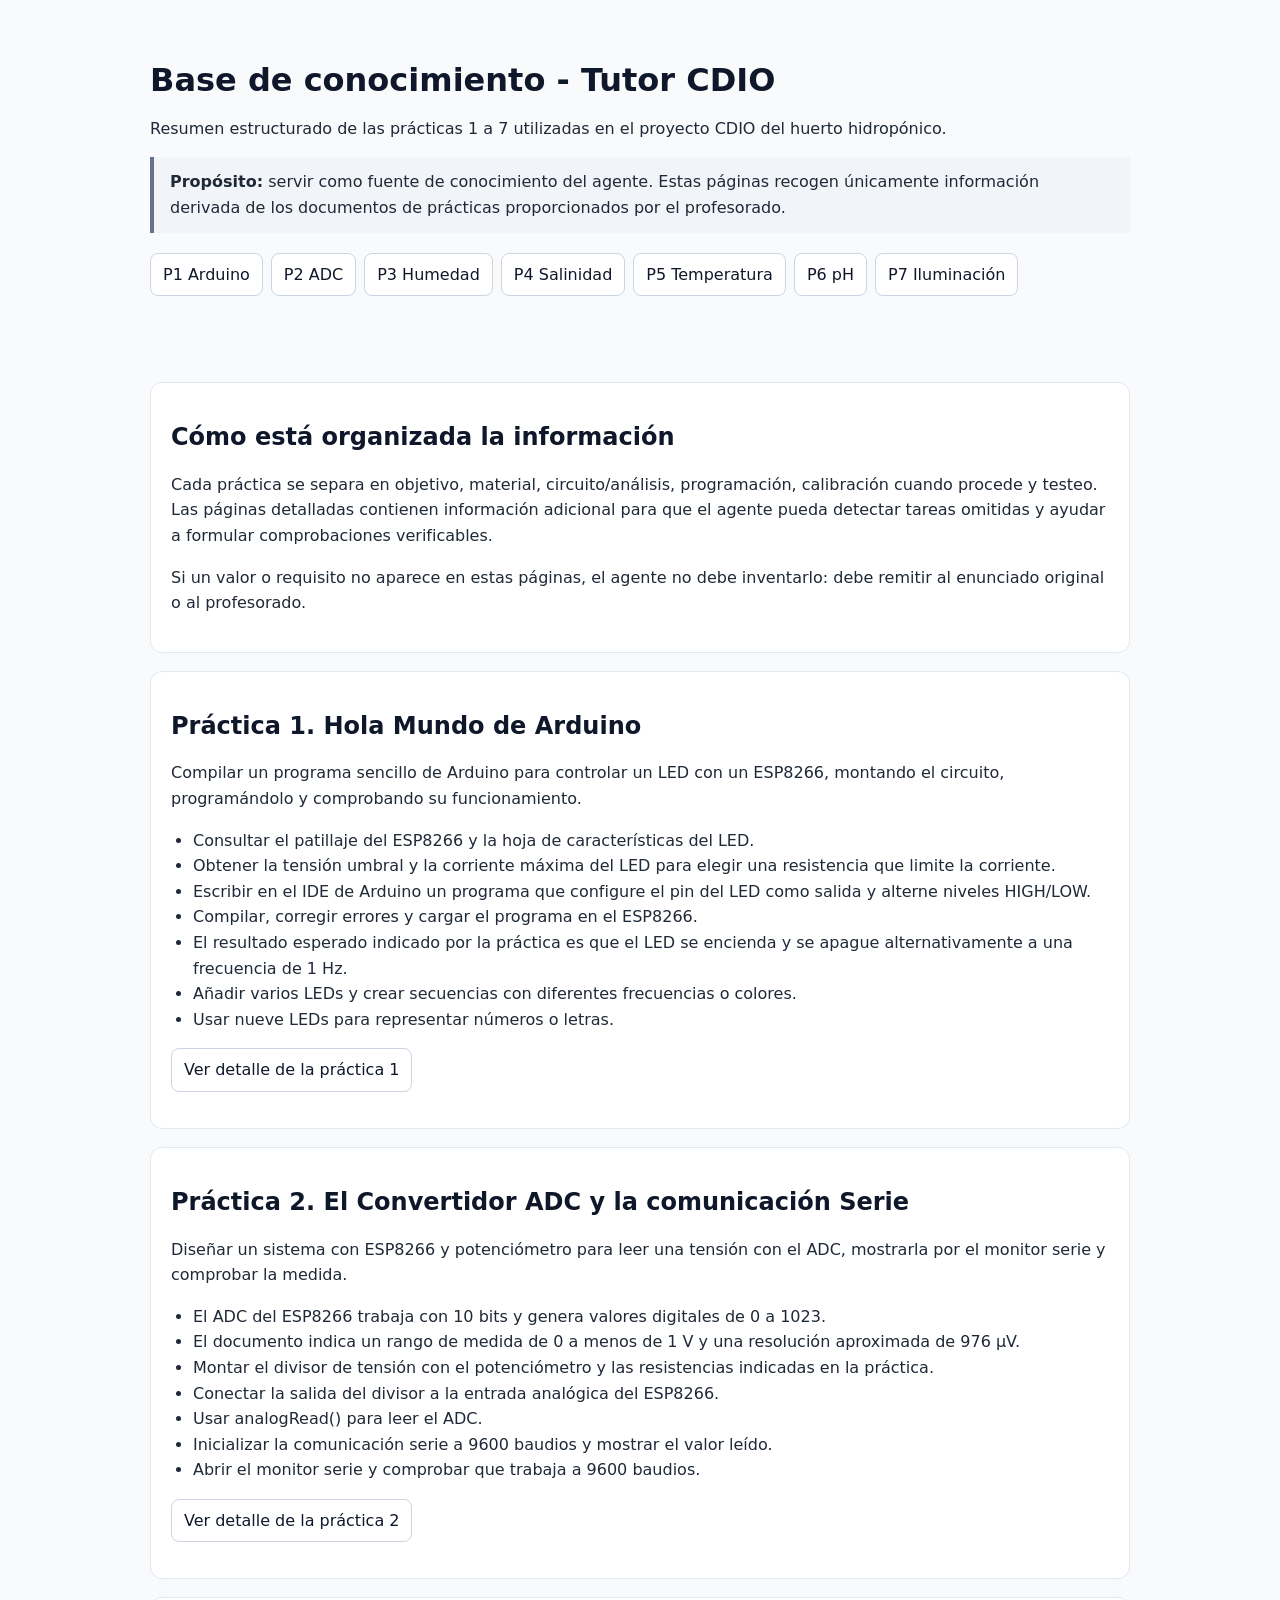
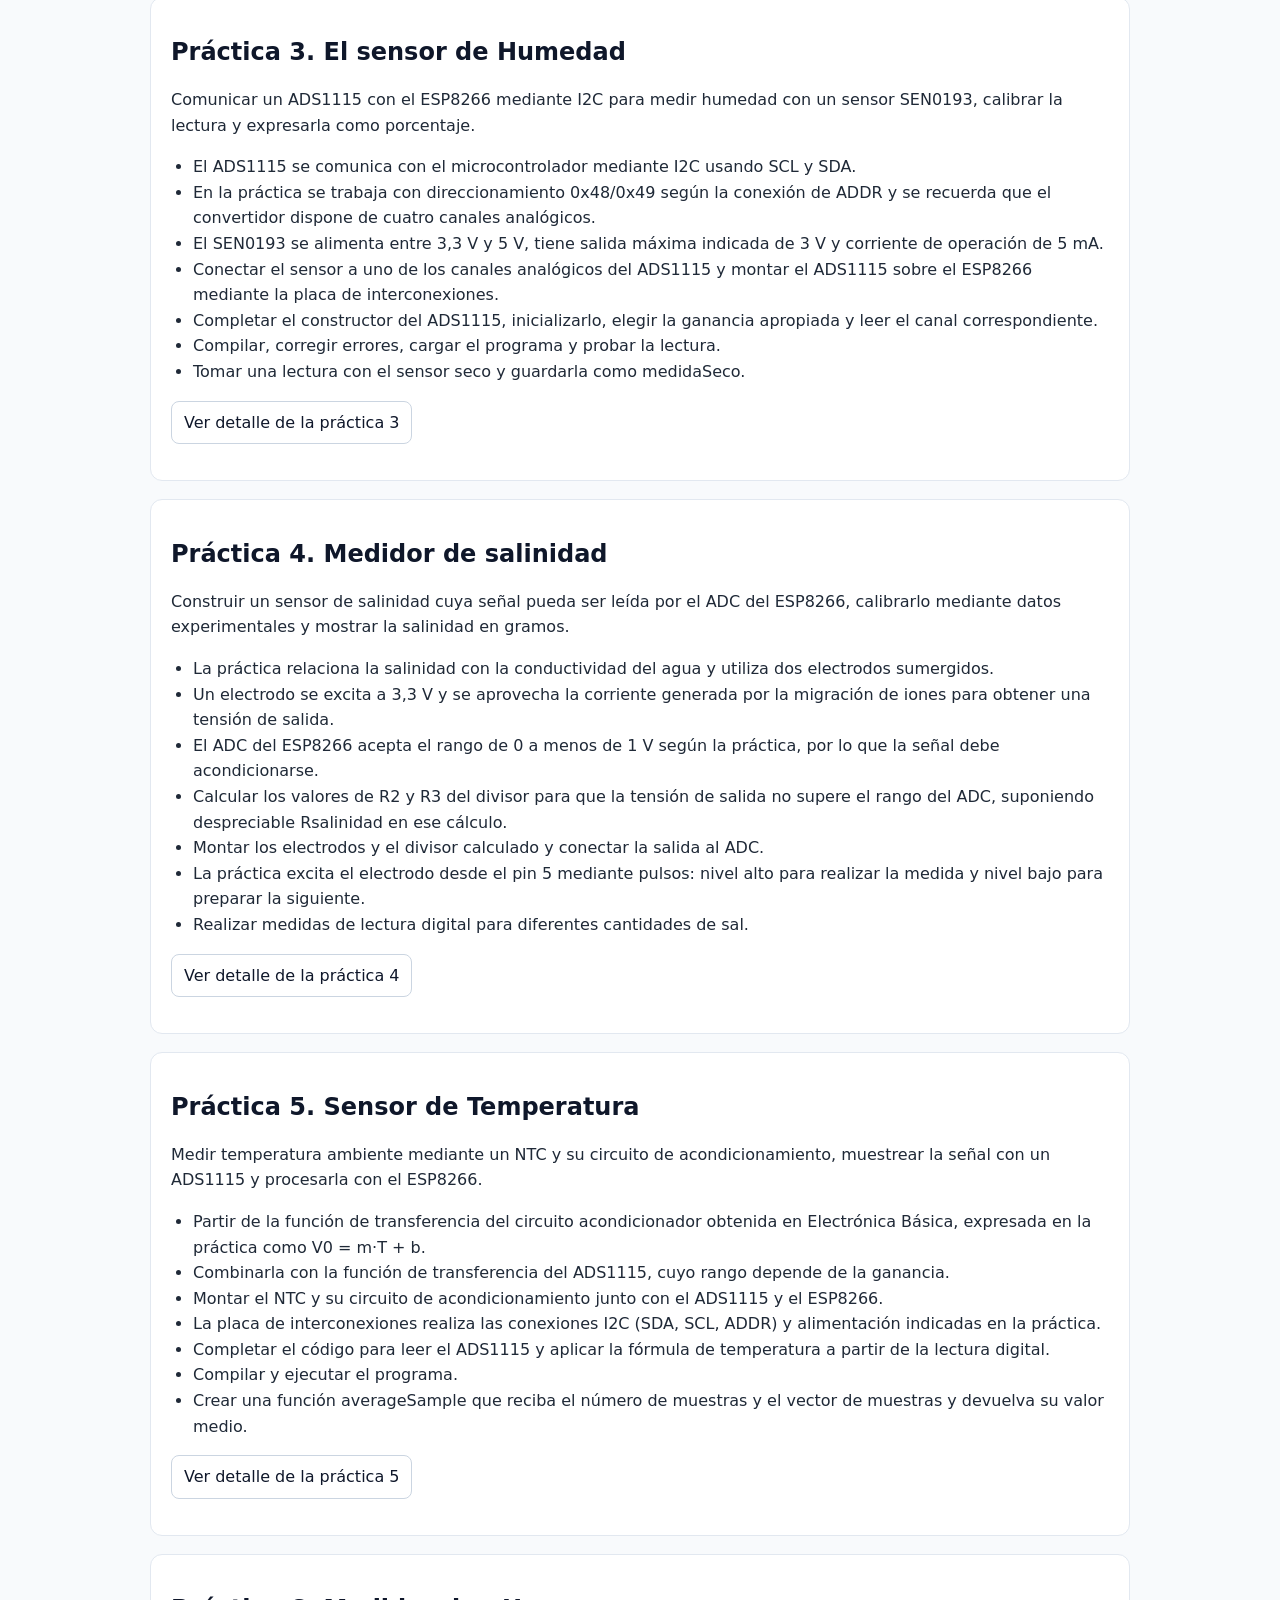
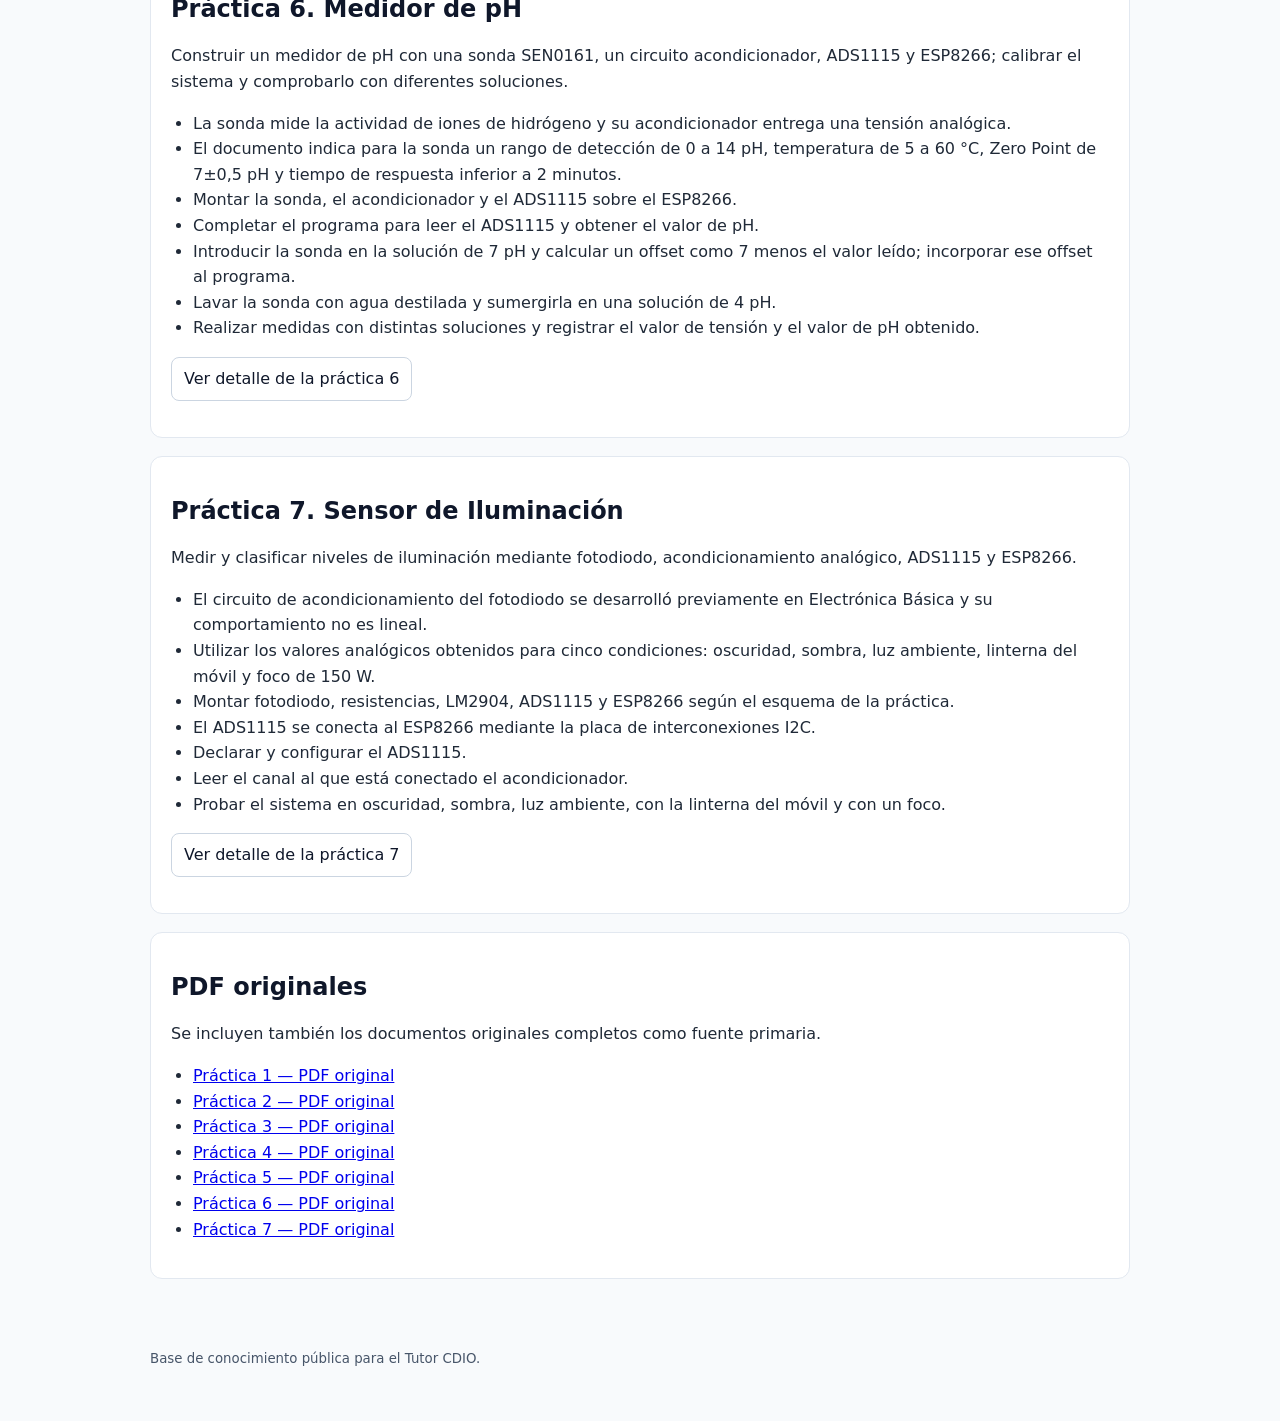
<file: index.html>
<!doctype html>
<html lang="es">
<head>
<meta charset="utf-8">
<meta name="viewport" content="width=device-width, initial-scale=1">
<title>Conocimiento - Tutor CDIO: prácticas 1 a 7</title>
<meta name="description" content="Base de conocimiento pública de las prácticas CDIO 1 a 7 para un agente tutor de división de tareas, validación y reparto.">
<link rel="stylesheet" href="styles.css">
</head>
<body>
<header>
<h1>Base de conocimiento - Tutor CDIO</h1>
<p>Resumen estructurado de las prácticas 1 a 7 utilizadas en el proyecto CDIO del huerto hidropónico.</p>
<div class="note">
<strong>Propósito:</strong> servir como fuente de conocimiento del agente. Estas páginas recogen únicamente información derivada de los documentos de prácticas proporcionados por el profesorado.
</div>
<nav>
<a href="#p1">P1 Arduino</a>
<a href="#p2">P2 ADC</a>
<a href="#p3">P3 Humedad</a>
<a href="#p4">P4 Salinidad</a>
<a href="#p5">P5 Temperatura</a>
<a href="#p6">P6 pH</a>
<a href="#p7">P7 Iluminación</a>
</nav>
</header>
<main>
<section>
<h2>Cómo está organizada la información</h2>
<p>Cada práctica se separa en objetivo, material, circuito/análisis, programación, calibración cuando procede y testeo. Las páginas detalladas contienen información adicional para que el agente pueda detectar tareas omitidas y ayudar a formular comprobaciones verificables.</p>
<p>Si un valor o requisito no aparece en estas páginas, el agente no debe inventarlo: debe remitir al enunciado original o al profesorado.</p>
</section>

<section id="p1">
<h2>Práctica 1. Hola Mundo de Arduino</h2>
<p>Compilar un programa sencillo de Arduino para controlar un LED con un ESP8266, montando el circuito, programándolo y comprobando su funcionamiento.</p>
<ul><li>Consultar el patillaje del ESP8266 y la hoja de características del LED.</li><li>Obtener la tensión umbral y la corriente máxima del LED para elegir una resistencia que limite la corriente.</li><li>Escribir en el IDE de Arduino un programa que configure el pin del LED como salida y alterne niveles HIGH/LOW.</li><li>Compilar, corregir errores y cargar el programa en el ESP8266.</li><li>El resultado esperado indicado por la práctica es que el LED se encienda y se apague alternativamente a una frecuencia de 1 Hz.</li><li>Añadir varios LEDs y crear secuencias con diferentes frecuencias o colores.</li><li>Usar nueve LEDs para representar números o letras.</li></ul>
<p><a class="button" href="practica1.html">Ver detalle de la práctica 1</a></p>
</section>
<section id="p2">
<h2>Práctica 2. El Convertidor ADC y la comunicación Serie</h2>
<p>Diseñar un sistema con ESP8266 y potenciómetro para leer una tensión con el ADC, mostrarla por el monitor serie y comprobar la medida.</p>
<ul><li>El ADC del ESP8266 trabaja con 10 bits y genera valores digitales de 0 a 1023.</li><li>El documento indica un rango de medida de 0 a menos de 1 V y una resolución aproximada de 976 µV.</li><li>Montar el divisor de tensión con el potenciómetro y las resistencias indicadas en la práctica.</li><li>Conectar la salida del divisor a la entrada analógica del ESP8266.</li><li>Usar analogRead() para leer el ADC.</li><li>Inicializar la comunicación serie a 9600 baudios y mostrar el valor leído.</li><li>Abrir el monitor serie y comprobar que trabaja a 9600 baudios.</li></ul>
<p><a class="button" href="practica2.html">Ver detalle de la práctica 2</a></p>
</section>
<section id="p3">
<h2>Práctica 3. El sensor de Humedad</h2>
<p>Comunicar un ADS1115 con el ESP8266 mediante I2C para medir humedad con un sensor SEN0193, calibrar la lectura y expresarla como porcentaje.</p>
<ul><li>El ADS1115 se comunica con el microcontrolador mediante I2C usando SCL y SDA.</li><li>En la práctica se trabaja con direccionamiento 0x48/0x49 según la conexión de ADDR y se recuerda que el convertidor dispone de cuatro canales analógicos.</li><li>El SEN0193 se alimenta entre 3,3 V y 5 V, tiene salida máxima indicada de 3 V y corriente de operación de 5 mA.</li><li>Conectar el sensor a uno de los canales analógicos del ADS1115 y montar el ADS1115 sobre el ESP8266 mediante la placa de interconexiones.</li><li>Completar el constructor del ADS1115, inicializarlo, elegir la ganancia apropiada y leer el canal correspondiente.</li><li>Compilar, corregir errores, cargar el programa y probar la lectura.</li><li>Tomar una lectura con el sensor seco y guardarla como medidaSeco.</li></ul>
<p><a class="button" href="practica3.html">Ver detalle de la práctica 3</a></p>
</section>
<section id="p4">
<h2>Práctica 4. Medidor de salinidad</h2>
<p>Construir un sensor de salinidad cuya señal pueda ser leída por el ADC del ESP8266, calibrarlo mediante datos experimentales y mostrar la salinidad en gramos.</p>
<ul><li>La práctica relaciona la salinidad con la conductividad del agua y utiliza dos electrodos sumergidos.</li><li>Un electrodo se excita a 3,3 V y se aprovecha la corriente generada por la migración de iones para obtener una tensión de salida.</li><li>El ADC del ESP8266 acepta el rango de 0 a menos de 1 V según la práctica, por lo que la señal debe acondicionarse.</li><li>Calcular los valores de R2 y R3 del divisor para que la tensión de salida no supere el rango del ADC, suponiendo despreciable Rsalinidad en ese cálculo.</li><li>Montar los electrodos y el divisor calculado y conectar la salida al ADC.</li><li>La práctica excita el electrodo desde el pin 5 mediante pulsos: nivel alto para realizar la medida y nivel bajo para preparar la siguiente.</li><li>Realizar medidas de lectura digital para diferentes cantidades de sal.</li></ul>
<p><a class="button" href="practica4.html">Ver detalle de la práctica 4</a></p>
</section>
<section id="p5">
<h2>Práctica 5. Sensor de Temperatura</h2>
<p>Medir temperatura ambiente mediante un NTC y su circuito de acondicionamiento, muestrear la señal con un ADS1115 y procesarla con el ESP8266.</p>
<ul><li>Partir de la función de transferencia del circuito acondicionador obtenida en Electrónica Básica, expresada en la práctica como V0 = m·T + b.</li><li>Combinarla con la función de transferencia del ADS1115, cuyo rango depende de la ganancia.</li><li>Montar el NTC y su circuito de acondicionamiento junto con el ADS1115 y el ESP8266.</li><li>La placa de interconexiones realiza las conexiones I2C (SDA, SCL, ADDR) y alimentación indicadas en la práctica.</li><li>Completar el código para leer el ADS1115 y aplicar la fórmula de temperatura a partir de la lectura digital.</li><li>Compilar y ejecutar el programa.</li><li>Crear una función averageSample que reciba el número de muestras y el vector de muestras y devuelva su valor medio.</li></ul>
<p><a class="button" href="practica5.html">Ver detalle de la práctica 5</a></p>
</section>
<section id="p6">
<h2>Práctica 6. Medidor de pH</h2>
<p>Construir un medidor de pH con una sonda SEN0161, un circuito acondicionador, ADS1115 y ESP8266; calibrar el sistema y comprobarlo con diferentes soluciones.</p>
<ul><li>La sonda mide la actividad de iones de hidrógeno y su acondicionador entrega una tensión analógica.</li><li>El documento indica para la sonda un rango de detección de 0 a 14 pH, temperatura de 5 a 60 °C, Zero Point de 7±0,5 pH y tiempo de respuesta inferior a 2 minutos.</li><li>Montar la sonda, el acondicionador y el ADS1115 sobre el ESP8266.</li><li>Completar el programa para leer el ADS1115 y obtener el valor de pH.</li><li>Introducir la sonda en la solución de 7 pH y calcular un offset como 7 menos el valor leído; incorporar ese offset al programa.</li><li>Lavar la sonda con agua destilada y sumergirla en una solución de 4 pH.</li><li>Realizar medidas con distintas soluciones y registrar el valor de tensión y el valor de pH obtenido.</li></ul>
<p><a class="button" href="practica6.html">Ver detalle de la práctica 6</a></p>
</section>
<section id="p7">
<h2>Práctica 7. Sensor de Iluminación</h2>
<p>Medir y clasificar niveles de iluminación mediante fotodiodo, acondicionamiento analógico, ADS1115 y ESP8266.</p>
<ul><li>El circuito de acondicionamiento del fotodiodo se desarrolló previamente en Electrónica Básica y su comportamiento no es lineal.</li><li>Utilizar los valores analógicos obtenidos para cinco condiciones: oscuridad, sombra, luz ambiente, linterna del móvil y foco de 150 W.</li><li>Montar fotodiodo, resistencias, LM2904, ADS1115 y ESP8266 según el esquema de la práctica.</li><li>El ADS1115 se conecta al ESP8266 mediante la placa de interconexiones I2C.</li><li>Declarar y configurar el ADS1115.</li><li>Leer el canal al que está conectado el acondicionador.</li><li>Probar el sistema en oscuridad, sombra, luz ambiente, con la linterna del móvil y con un foco.</li></ul>
<p><a class="button" href="practica7.html">Ver detalle de la práctica 7</a></p>
</section>

<section>
<h2>PDF originales</h2>
<p>Se incluyen también los documentos originales completos como fuente primaria.</p>
<ul>
<li><a href="practica1.pdf">Práctica 1 — PDF original</a></li>
<li><a href="practica2.pdf">Práctica 2 — PDF original</a></li>
<li><a href="practica3.pdf">Práctica 3 — PDF original</a></li>
<li><a href="practica4.pdf">Práctica 4 — PDF original</a></li>
<li><a href="practica5.pdf">Práctica 5 — PDF original</a></li>
<li><a href="practica6.pdf">Práctica 6 — PDF original</a></li>
<li><a href="practica7.pdf">Práctica 7 — PDF original</a></li>
</ul>
</section>

</main>
<footer><small>Base de conocimiento pública para el Tutor CDIO.</small></footer>
</body>
</html>
</file>
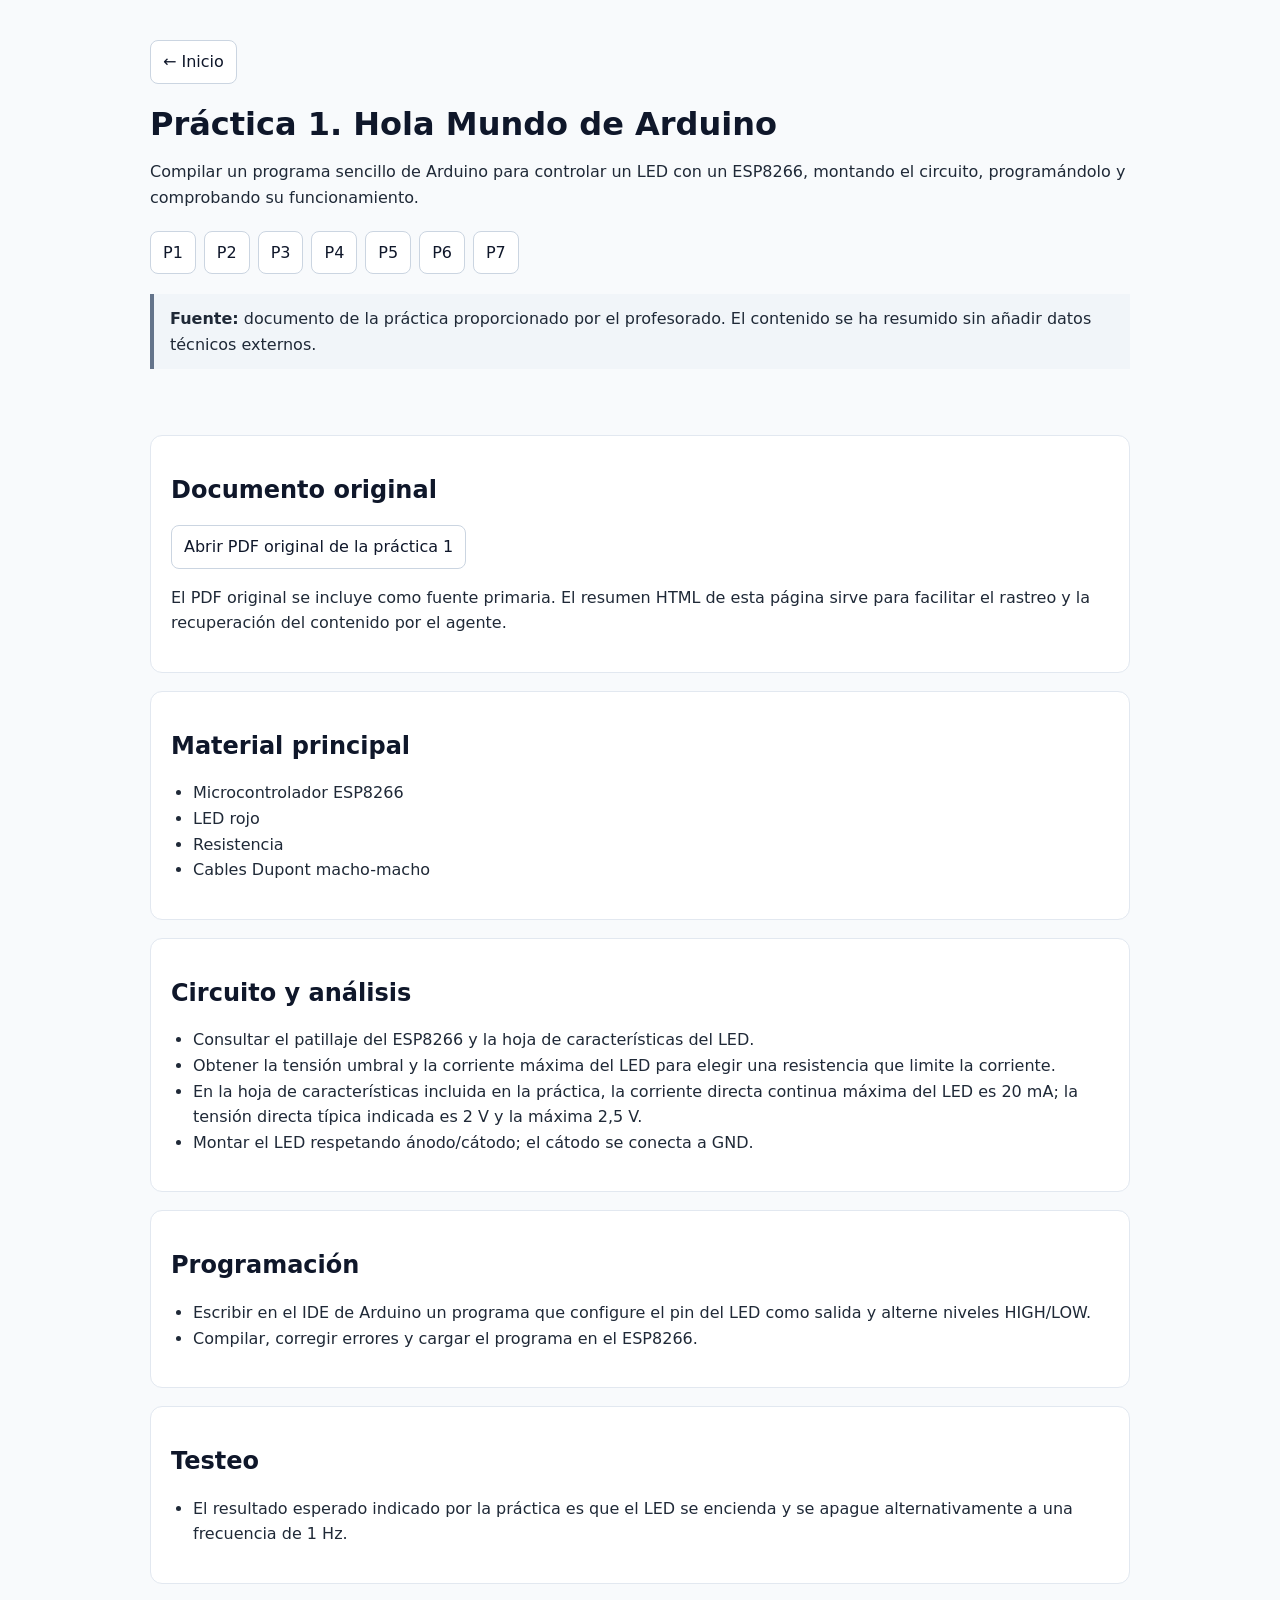
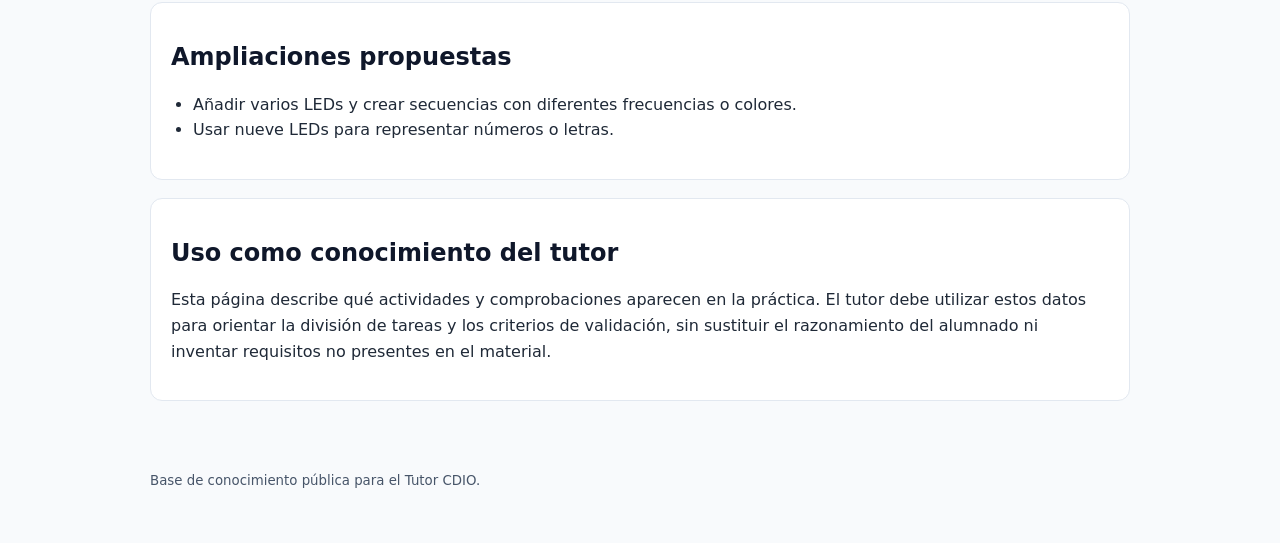
<file: practica1.html>
<!doctype html>
<html lang="es">
<head>
<meta charset="utf-8">
<meta name="viewport" content="width=device-width, initial-scale=1">
<title>Práctica 1. Hola Mundo de Arduino - Conocimiento CDIO</title>
<meta name="description" content="Resumen estructurado de Práctica 1. Hola Mundo de Arduino para el agente tutor CDIO.">
<link rel="stylesheet" href="styles.css">
</head>
<body>
<header>
<a class="button" href="index.html">← Inicio</a>
<h1>Práctica 1. Hola Mundo de Arduino</h1>
<p>Compilar un programa sencillo de Arduino para controlar un LED con un ESP8266, montando el circuito, programándolo y comprobando su funcionamiento.</p>
<nav><a href="practica1.html">P1</a> <a href="practica2.html">P2</a> <a href="practica3.html">P3</a> <a href="practica4.html">P4</a> <a href="practica5.html">P5</a> <a href="practica6.html">P6</a> <a href="practica7.html">P7</a></nav>
<div class="note"><strong>Fuente:</strong> documento de la práctica proporcionado por el profesorado. El contenido se ha resumido sin añadir datos técnicos externos.</div>
</header>
<main>
<section>
<h2>Documento original</h2>
<p><a class="button" href="practica1.pdf">Abrir PDF original de la práctica 1</a></p>
<p>El PDF original se incluye como fuente primaria. El resumen HTML de esta página sirve para facilitar el rastreo y la recuperación del contenido por el agente.</p>
</section>
<section>
<h2>Material principal</h2>
<ul><li>Microcontrolador ESP8266</li><li>LED rojo</li><li>Resistencia</li><li>Cables Dupont macho-macho</li></ul>
</section>
<section><h2>Circuito y análisis</h2><ul><li>Consultar el patillaje del ESP8266 y la hoja de características del LED.</li><li>Obtener la tensión umbral y la corriente máxima del LED para elegir una resistencia que limite la corriente.</li><li>En la hoja de características incluida en la práctica, la corriente directa continua máxima del LED es 20 mA; la tensión directa típica indicada es 2 V y la máxima 2,5 V.</li><li>Montar el LED respetando ánodo/cátodo; el cátodo se conecta a GND.</li></ul></section><section><h2>Programación</h2><ul><li>Escribir en el IDE de Arduino un programa que configure el pin del LED como salida y alterne niveles HIGH/LOW.</li><li>Compilar, corregir errores y cargar el programa en el ESP8266.</li></ul></section><section><h2>Testeo</h2><ul><li>El resultado esperado indicado por la práctica es que el LED se encienda y se apague alternativamente a una frecuencia de 1 Hz.</li></ul></section><section><h2>Ampliaciones propuestas</h2><ul><li>Añadir varios LEDs y crear secuencias con diferentes frecuencias o colores.</li><li>Usar nueve LEDs para representar números o letras.</li></ul></section>
<section>
<h2>Uso como conocimiento del tutor</h2>
<p>Esta página describe qué actividades y comprobaciones aparecen en la práctica. El tutor debe utilizar estos datos para orientar la división de tareas y los criterios de validación, sin sustituir el razonamiento del alumnado ni inventar requisitos no presentes en el material.</p>
</section>
</main>
<footer><small>Base de conocimiento pública para el Tutor CDIO.</small></footer>
</body>
</html>
</file>
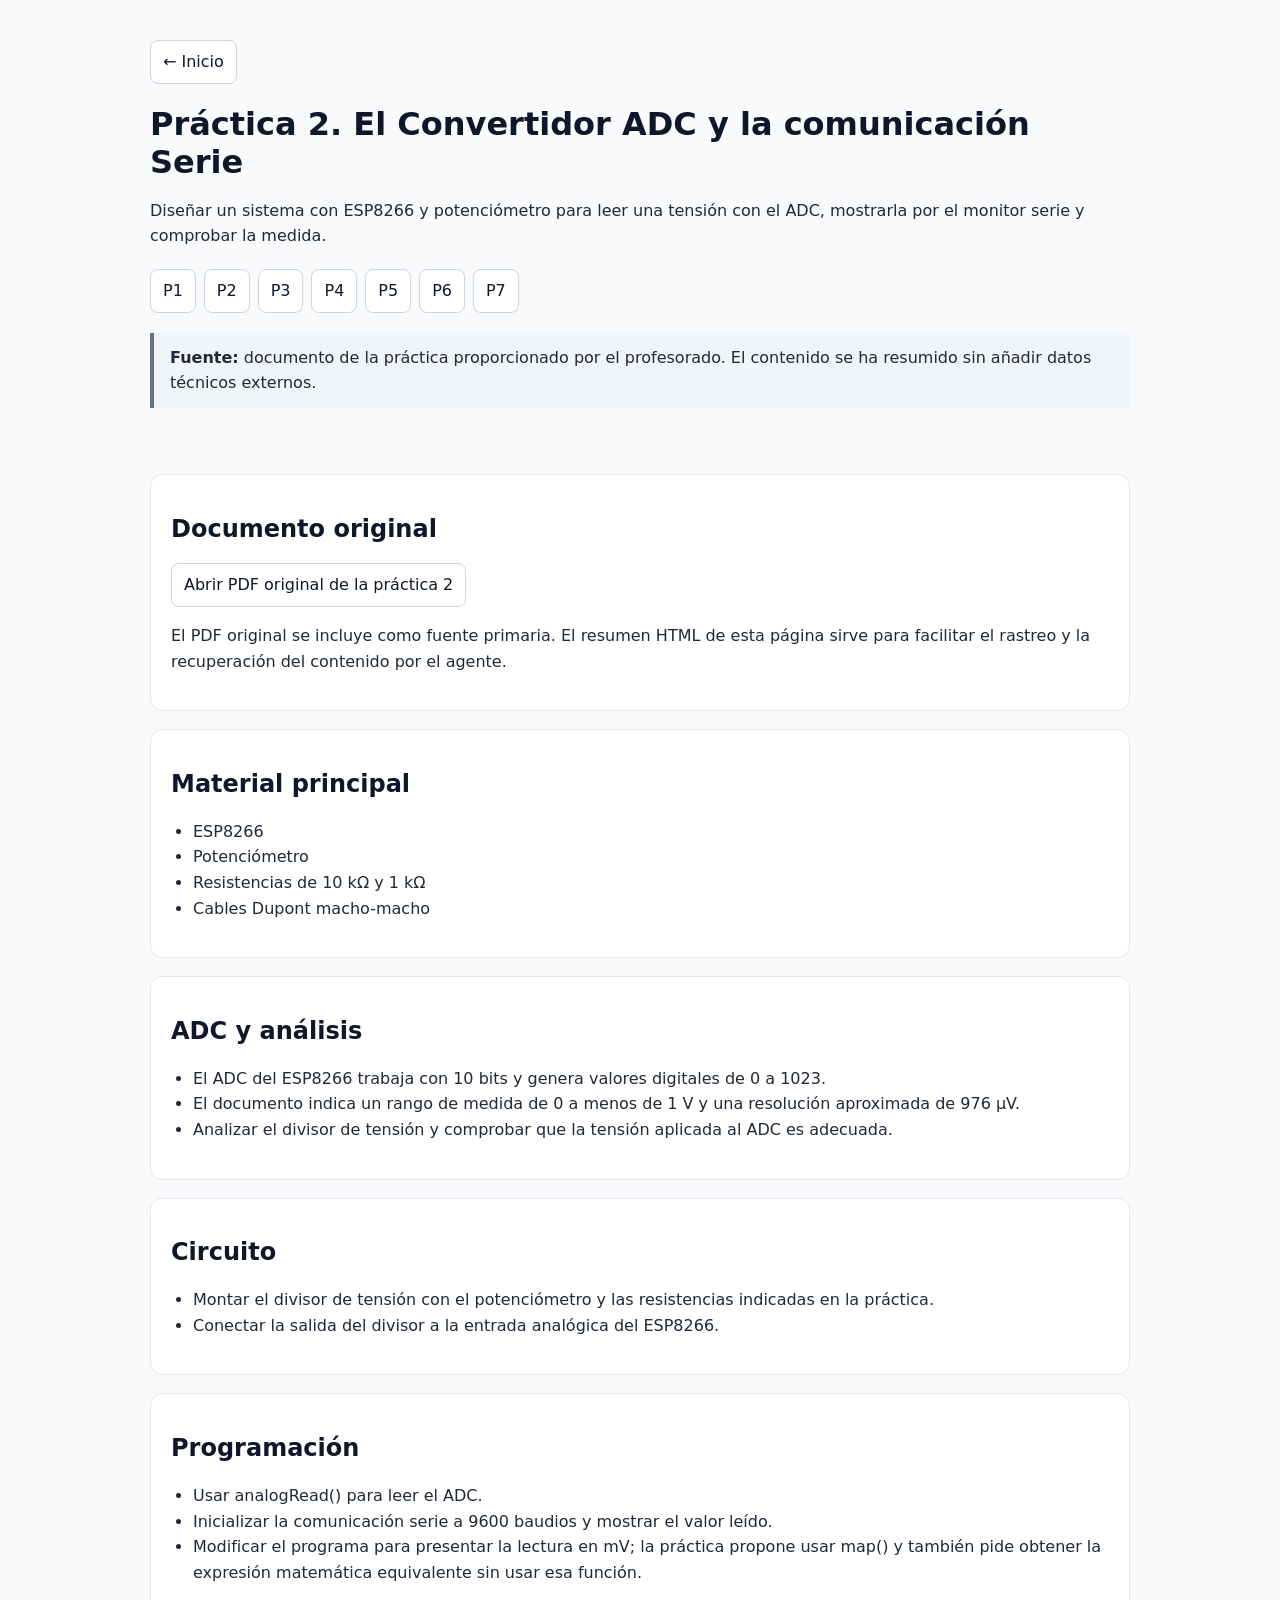
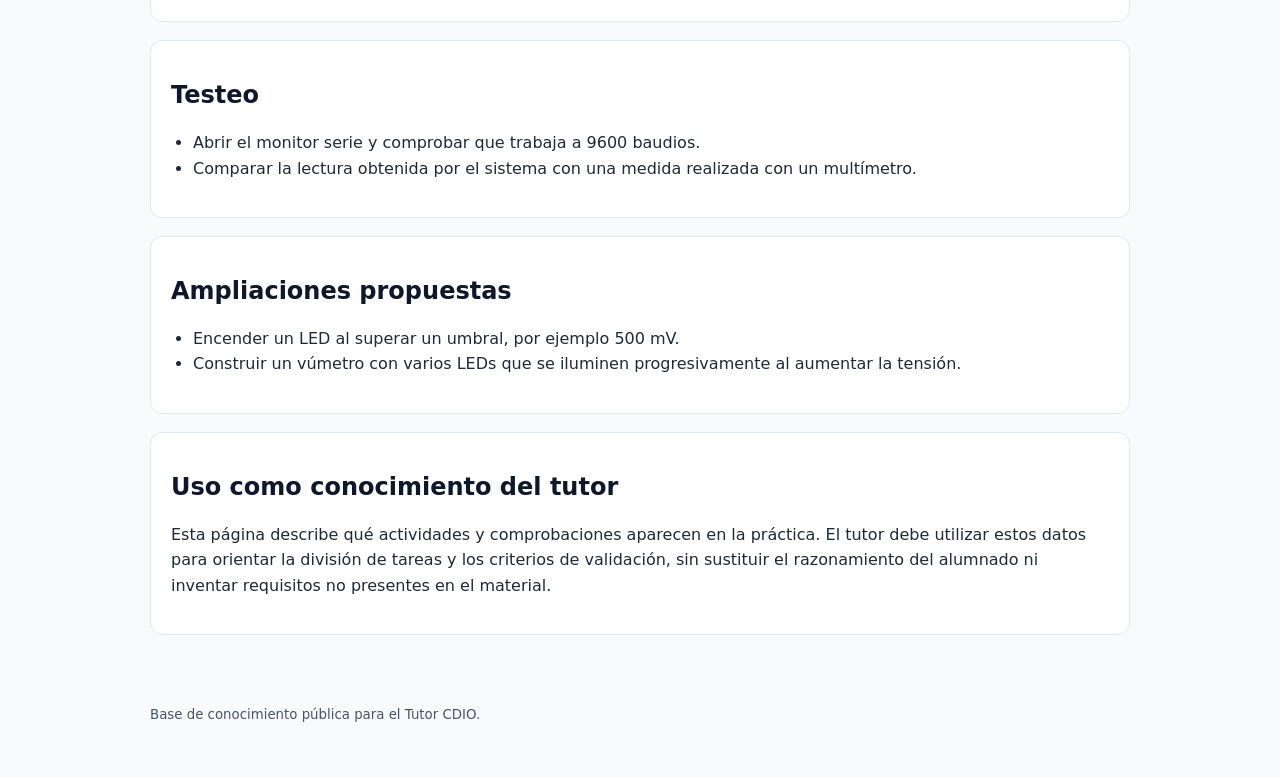
<file: practica2.html>
<!doctype html>
<html lang="es">
<head>
<meta charset="utf-8">
<meta name="viewport" content="width=device-width, initial-scale=1">
<title>Práctica 2. El Convertidor ADC y la comunicación Serie - Conocimiento CDIO</title>
<meta name="description" content="Resumen estructurado de Práctica 2. El Convertidor ADC y la comunicación Serie para el agente tutor CDIO.">
<link rel="stylesheet" href="styles.css">
</head>
<body>
<header>
<a class="button" href="index.html">← Inicio</a>
<h1>Práctica 2. El Convertidor ADC y la comunicación Serie</h1>
<p>Diseñar un sistema con ESP8266 y potenciómetro para leer una tensión con el ADC, mostrarla por el monitor serie y comprobar la medida.</p>
<nav><a href="practica1.html">P1</a> <a href="practica2.html">P2</a> <a href="practica3.html">P3</a> <a href="practica4.html">P4</a> <a href="practica5.html">P5</a> <a href="practica6.html">P6</a> <a href="practica7.html">P7</a></nav>
<div class="note"><strong>Fuente:</strong> documento de la práctica proporcionado por el profesorado. El contenido se ha resumido sin añadir datos técnicos externos.</div>
</header>
<main>
<section>
<h2>Documento original</h2>
<p><a class="button" href="practica2.pdf">Abrir PDF original de la práctica 2</a></p>
<p>El PDF original se incluye como fuente primaria. El resumen HTML de esta página sirve para facilitar el rastreo y la recuperación del contenido por el agente.</p>
</section>
<section>
<h2>Material principal</h2>
<ul><li>ESP8266</li><li>Potenciómetro</li><li>Resistencias de 10 kΩ y 1 kΩ</li><li>Cables Dupont macho-macho</li></ul>
</section>
<section><h2>ADC y análisis</h2><ul><li>El ADC del ESP8266 trabaja con 10 bits y genera valores digitales de 0 a 1023.</li><li>El documento indica un rango de medida de 0 a menos de 1 V y una resolución aproximada de 976 µV.</li><li>Analizar el divisor de tensión y comprobar que la tensión aplicada al ADC es adecuada.</li></ul></section><section><h2>Circuito</h2><ul><li>Montar el divisor de tensión con el potenciómetro y las resistencias indicadas en la práctica.</li><li>Conectar la salida del divisor a la entrada analógica del ESP8266.</li></ul></section><section><h2>Programación</h2><ul><li>Usar analogRead() para leer el ADC.</li><li>Inicializar la comunicación serie a 9600 baudios y mostrar el valor leído.</li><li>Modificar el programa para presentar la lectura en mV; la práctica propone usar map() y también pide obtener la expresión matemática equivalente sin usar esa función.</li></ul></section><section><h2>Testeo</h2><ul><li>Abrir el monitor serie y comprobar que trabaja a 9600 baudios.</li><li>Comparar la lectura obtenida por el sistema con una medida realizada con un multímetro.</li></ul></section><section><h2>Ampliaciones propuestas</h2><ul><li>Encender un LED al superar un umbral, por ejemplo 500 mV.</li><li>Construir un vúmetro con varios LEDs que se iluminen progresivamente al aumentar la tensión.</li></ul></section>
<section>
<h2>Uso como conocimiento del tutor</h2>
<p>Esta página describe qué actividades y comprobaciones aparecen en la práctica. El tutor debe utilizar estos datos para orientar la división de tareas y los criterios de validación, sin sustituir el razonamiento del alumnado ni inventar requisitos no presentes en el material.</p>
</section>
</main>
<footer><small>Base de conocimiento pública para el Tutor CDIO.</small></footer>
</body>
</html>
</file>
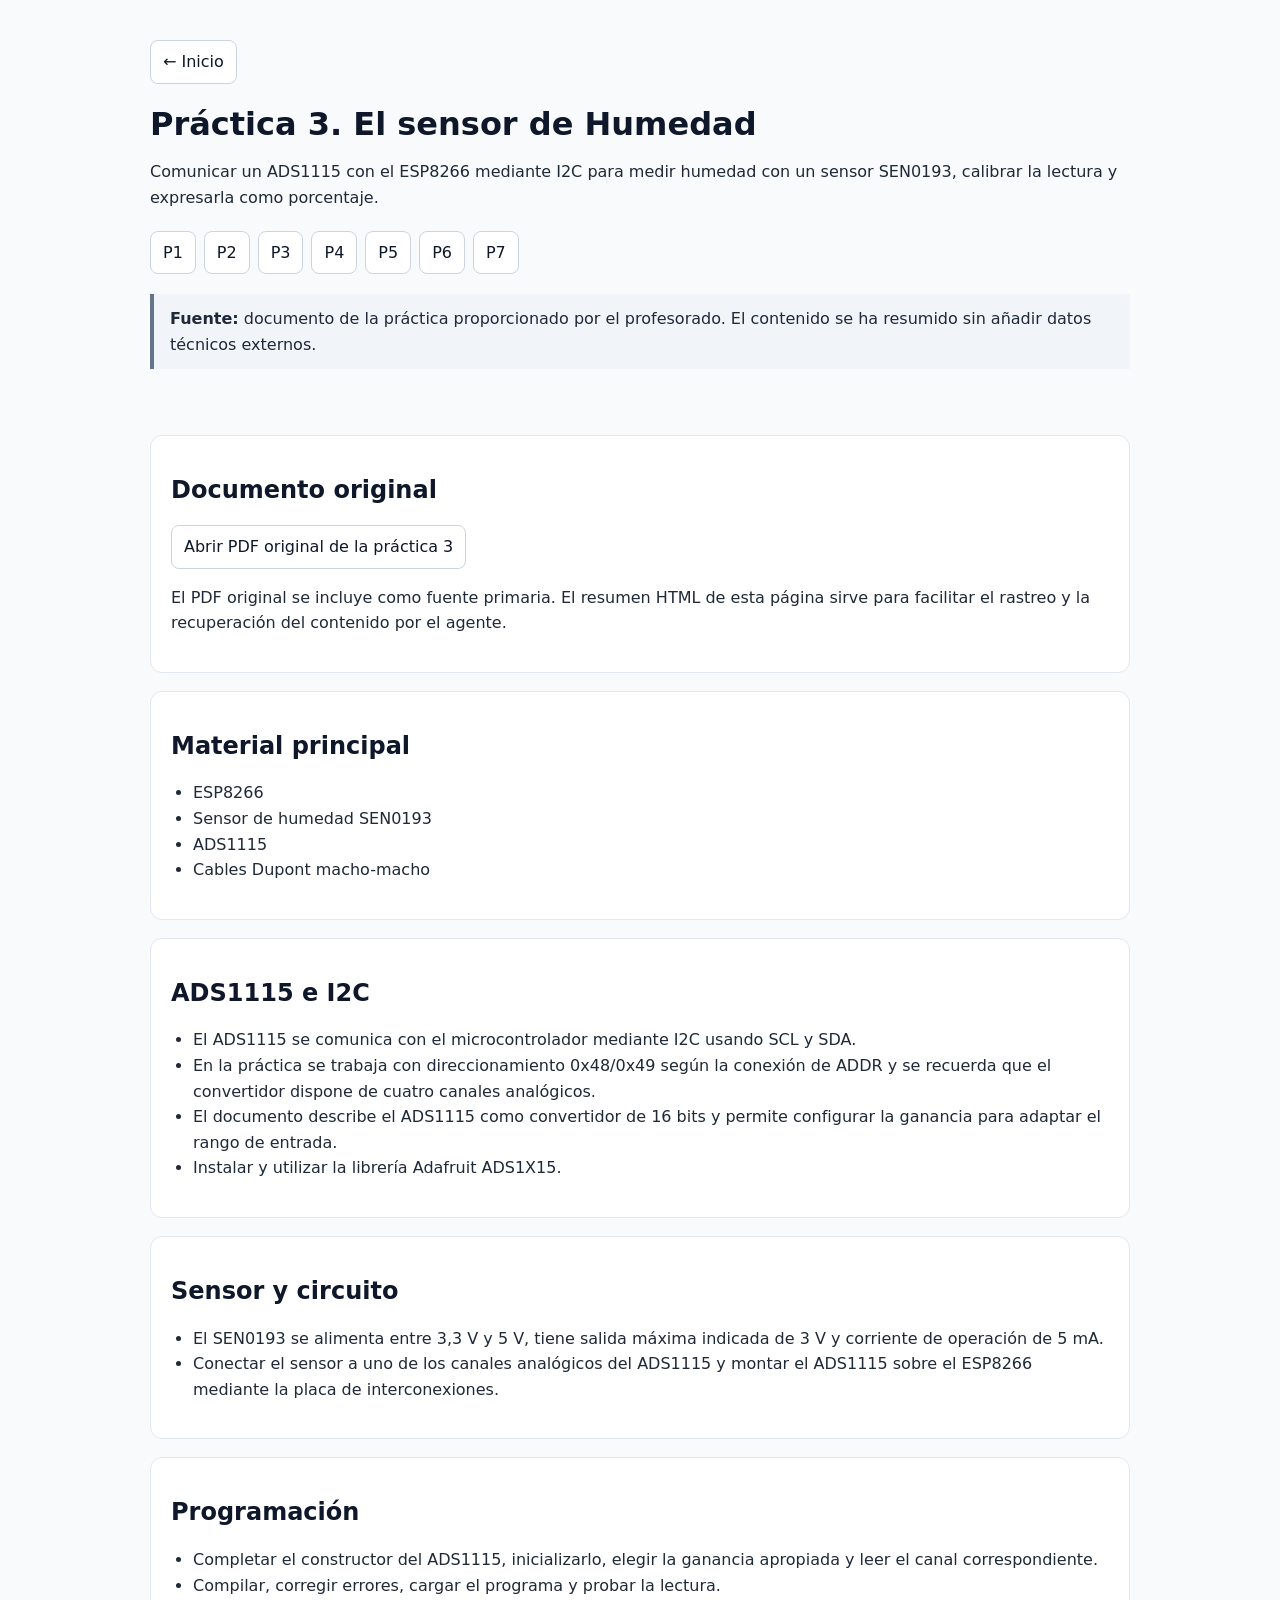
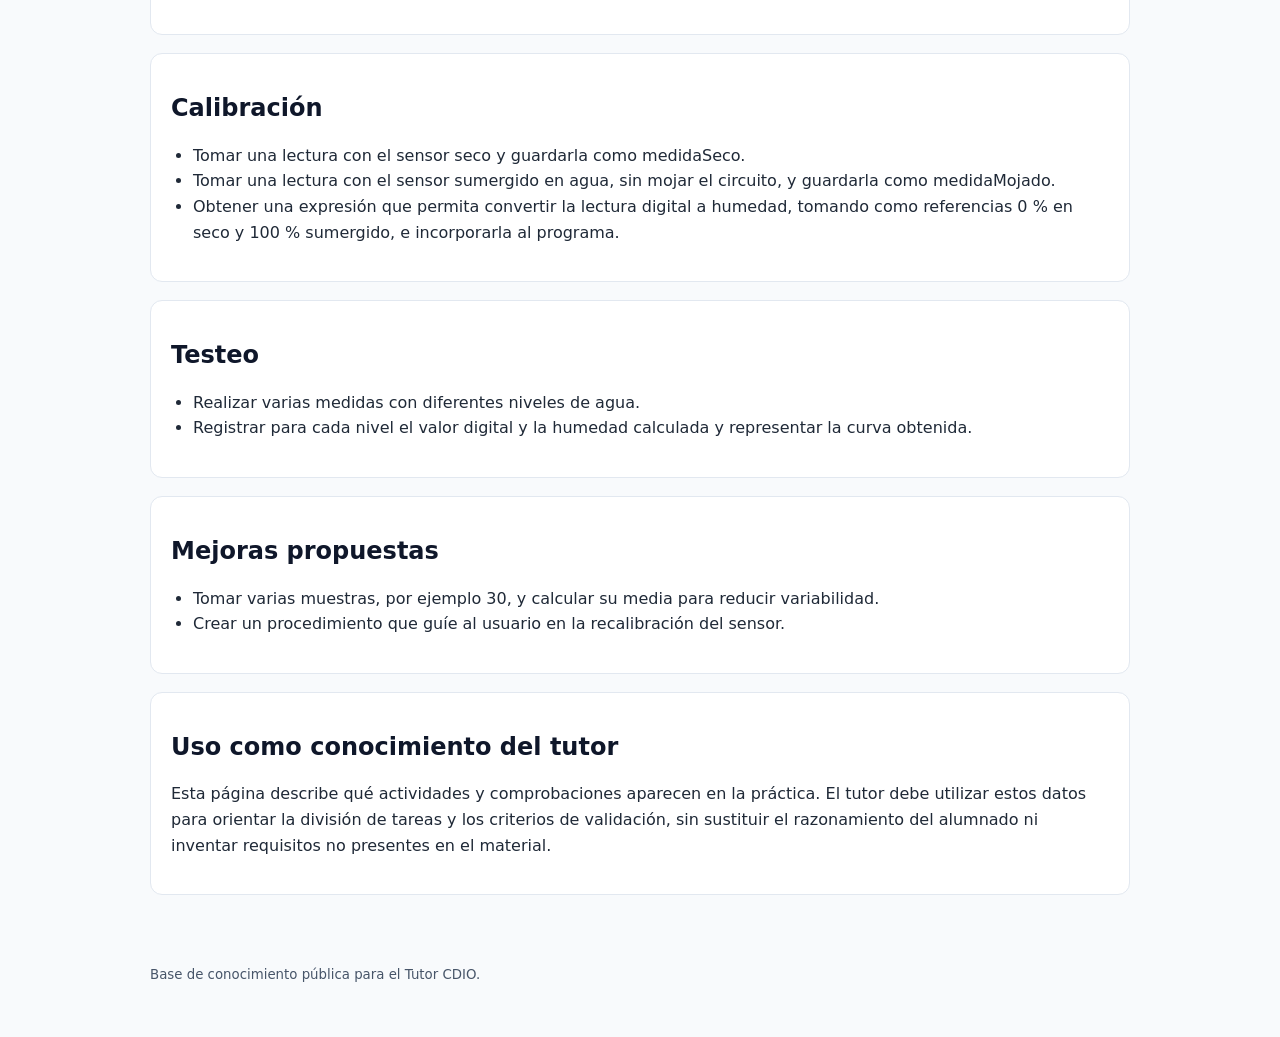
<file: practica3.html>
<!doctype html>
<html lang="es">
<head>
<meta charset="utf-8">
<meta name="viewport" content="width=device-width, initial-scale=1">
<title>Práctica 3. El sensor de Humedad - Conocimiento CDIO</title>
<meta name="description" content="Resumen estructurado de Práctica 3. El sensor de Humedad para el agente tutor CDIO.">
<link rel="stylesheet" href="styles.css">
</head>
<body>
<header>
<a class="button" href="index.html">← Inicio</a>
<h1>Práctica 3. El sensor de Humedad</h1>
<p>Comunicar un ADS1115 con el ESP8266 mediante I2C para medir humedad con un sensor SEN0193, calibrar la lectura y expresarla como porcentaje.</p>
<nav><a href="practica1.html">P1</a> <a href="practica2.html">P2</a> <a href="practica3.html">P3</a> <a href="practica4.html">P4</a> <a href="practica5.html">P5</a> <a href="practica6.html">P6</a> <a href="practica7.html">P7</a></nav>
<div class="note"><strong>Fuente:</strong> documento de la práctica proporcionado por el profesorado. El contenido se ha resumido sin añadir datos técnicos externos.</div>
</header>
<main>
<section>
<h2>Documento original</h2>
<p><a class="button" href="practica3.pdf">Abrir PDF original de la práctica 3</a></p>
<p>El PDF original se incluye como fuente primaria. El resumen HTML de esta página sirve para facilitar el rastreo y la recuperación del contenido por el agente.</p>
</section>
<section>
<h2>Material principal</h2>
<ul><li>ESP8266</li><li>Sensor de humedad SEN0193</li><li>ADS1115</li><li>Cables Dupont macho-macho</li></ul>
</section>
<section><h2>ADS1115 e I2C</h2><ul><li>El ADS1115 se comunica con el microcontrolador mediante I2C usando SCL y SDA.</li><li>En la práctica se trabaja con direccionamiento 0x48/0x49 según la conexión de ADDR y se recuerda que el convertidor dispone de cuatro canales analógicos.</li><li>El documento describe el ADS1115 como convertidor de 16 bits y permite configurar la ganancia para adaptar el rango de entrada.</li><li>Instalar y utilizar la librería Adafruit ADS1X15.</li></ul></section><section><h2>Sensor y circuito</h2><ul><li>El SEN0193 se alimenta entre 3,3 V y 5 V, tiene salida máxima indicada de 3 V y corriente de operación de 5 mA.</li><li>Conectar el sensor a uno de los canales analógicos del ADS1115 y montar el ADS1115 sobre el ESP8266 mediante la placa de interconexiones.</li></ul></section><section><h2>Programación</h2><ul><li>Completar el constructor del ADS1115, inicializarlo, elegir la ganancia apropiada y leer el canal correspondiente.</li><li>Compilar, corregir errores, cargar el programa y probar la lectura.</li></ul></section><section><h2>Calibración</h2><ul><li>Tomar una lectura con el sensor seco y guardarla como medidaSeco.</li><li>Tomar una lectura con el sensor sumergido en agua, sin mojar el circuito, y guardarla como medidaMojado.</li><li>Obtener una expresión que permita convertir la lectura digital a humedad, tomando como referencias 0 % en seco y 100 % sumergido, e incorporarla al programa.</li></ul></section><section><h2>Testeo</h2><ul><li>Realizar varias medidas con diferentes niveles de agua.</li><li>Registrar para cada nivel el valor digital y la humedad calculada y representar la curva obtenida.</li></ul></section><section><h2>Mejoras propuestas</h2><ul><li>Tomar varias muestras, por ejemplo 30, y calcular su media para reducir variabilidad.</li><li>Crear un procedimiento que guíe al usuario en la recalibración del sensor.</li></ul></section>
<section>
<h2>Uso como conocimiento del tutor</h2>
<p>Esta página describe qué actividades y comprobaciones aparecen en la práctica. El tutor debe utilizar estos datos para orientar la división de tareas y los criterios de validación, sin sustituir el razonamiento del alumnado ni inventar requisitos no presentes en el material.</p>
</section>
</main>
<footer><small>Base de conocimiento pública para el Tutor CDIO.</small></footer>
</body>
</html>
</file>
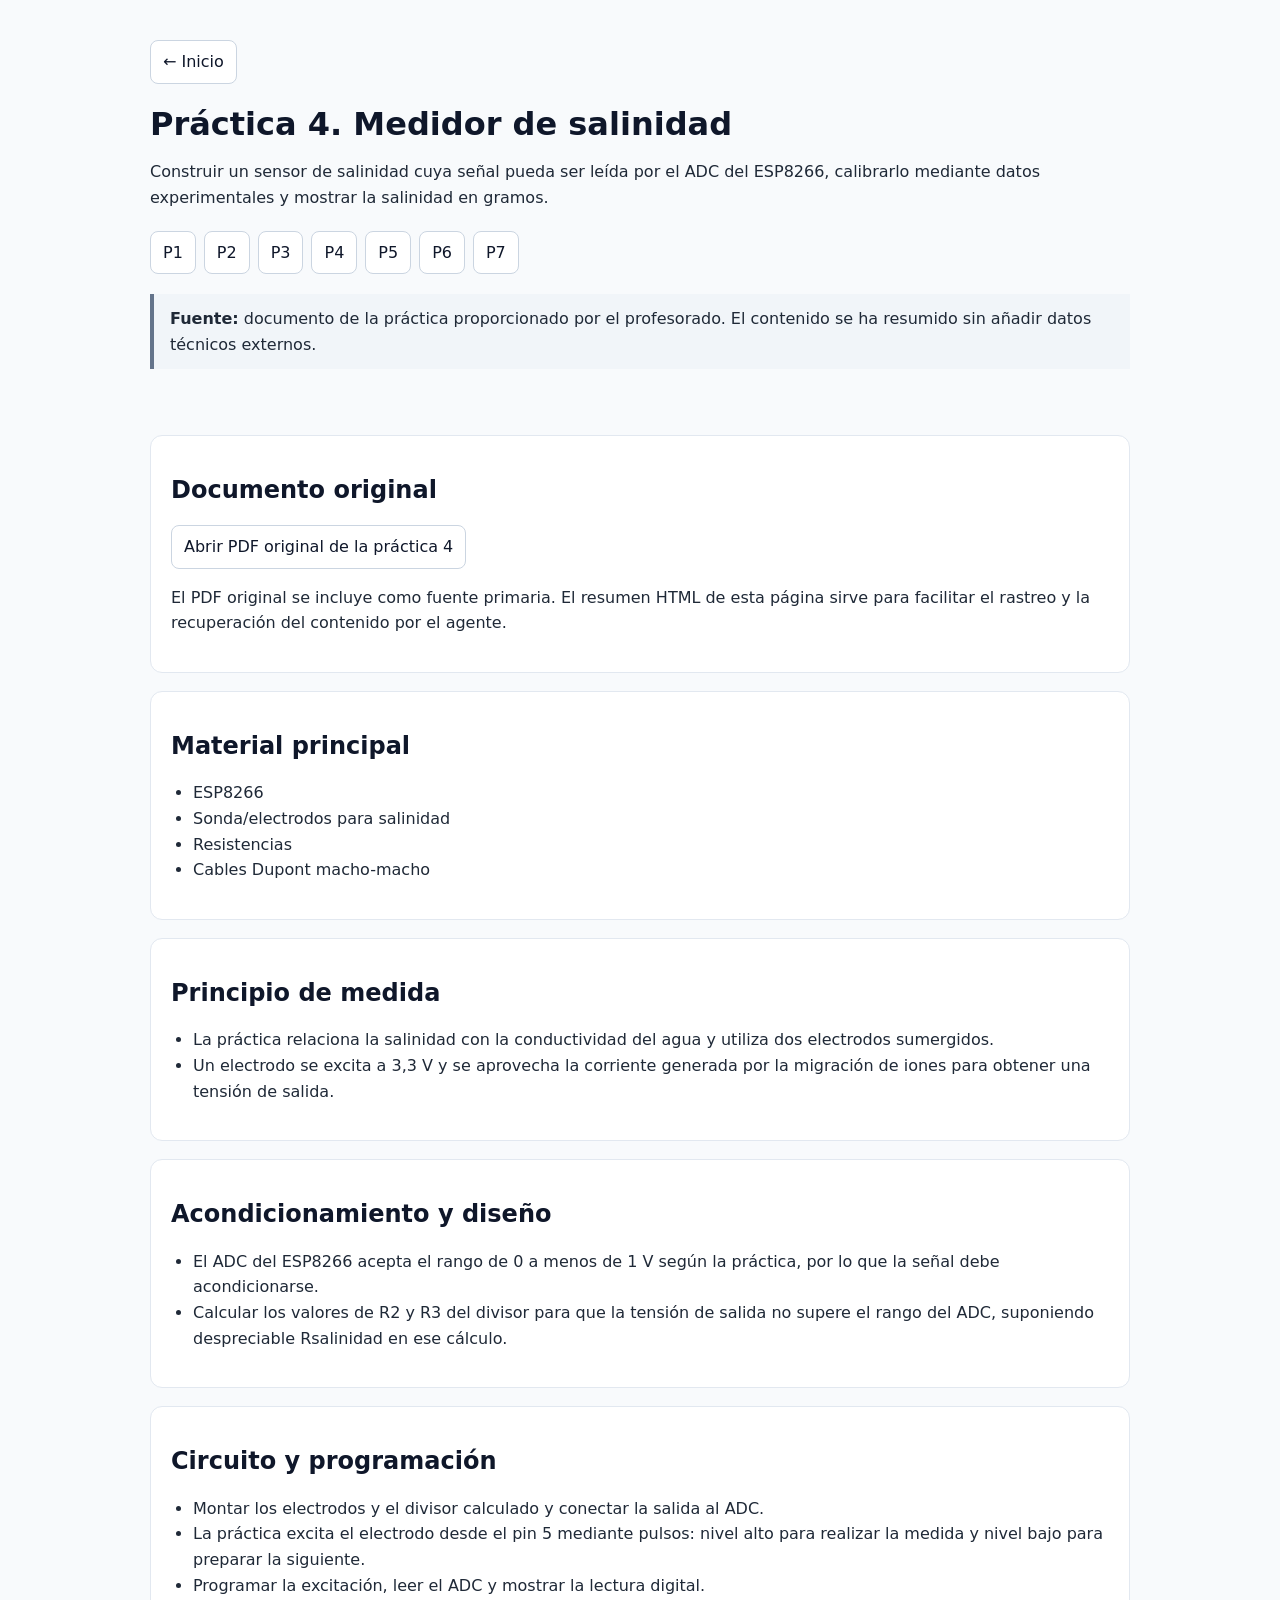
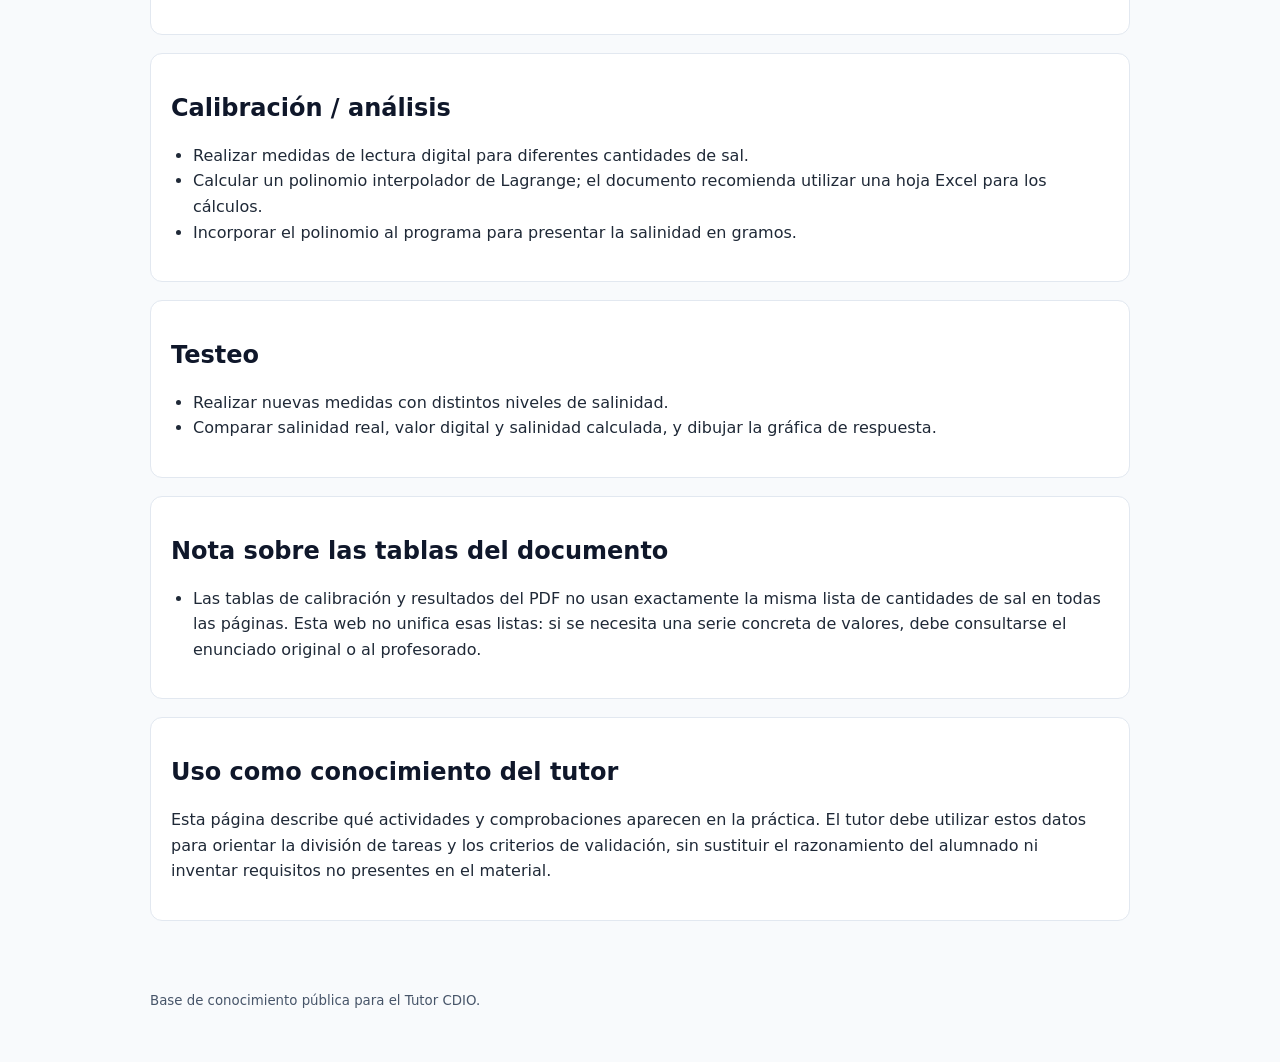
<file: practica4.html>
<!doctype html>
<html lang="es">
<head>
<meta charset="utf-8">
<meta name="viewport" content="width=device-width, initial-scale=1">
<title>Práctica 4. Medidor de salinidad - Conocimiento CDIO</title>
<meta name="description" content="Resumen estructurado de Práctica 4. Medidor de salinidad para el agente tutor CDIO.">
<link rel="stylesheet" href="styles.css">
</head>
<body>
<header>
<a class="button" href="index.html">← Inicio</a>
<h1>Práctica 4. Medidor de salinidad</h1>
<p>Construir un sensor de salinidad cuya señal pueda ser leída por el ADC del ESP8266, calibrarlo mediante datos experimentales y mostrar la salinidad en gramos.</p>
<nav><a href="practica1.html">P1</a> <a href="practica2.html">P2</a> <a href="practica3.html">P3</a> <a href="practica4.html">P4</a> <a href="practica5.html">P5</a> <a href="practica6.html">P6</a> <a href="practica7.html">P7</a></nav>
<div class="note"><strong>Fuente:</strong> documento de la práctica proporcionado por el profesorado. El contenido se ha resumido sin añadir datos técnicos externos.</div>
</header>
<main>
<section>
<h2>Documento original</h2>
<p><a class="button" href="practica4.pdf">Abrir PDF original de la práctica 4</a></p>
<p>El PDF original se incluye como fuente primaria. El resumen HTML de esta página sirve para facilitar el rastreo y la recuperación del contenido por el agente.</p>
</section>
<section>
<h2>Material principal</h2>
<ul><li>ESP8266</li><li>Sonda/electrodos para salinidad</li><li>Resistencias</li><li>Cables Dupont macho-macho</li></ul>
</section>
<section><h2>Principio de medida</h2><ul><li>La práctica relaciona la salinidad con la conductividad del agua y utiliza dos electrodos sumergidos.</li><li>Un electrodo se excita a 3,3 V y se aprovecha la corriente generada por la migración de iones para obtener una tensión de salida.</li></ul></section><section><h2>Acondicionamiento y diseño</h2><ul><li>El ADC del ESP8266 acepta el rango de 0 a menos de 1 V según la práctica, por lo que la señal debe acondicionarse.</li><li>Calcular los valores de R2 y R3 del divisor para que la tensión de salida no supere el rango del ADC, suponiendo despreciable Rsalinidad en ese cálculo.</li></ul></section><section><h2>Circuito y programación</h2><ul><li>Montar los electrodos y el divisor calculado y conectar la salida al ADC.</li><li>La práctica excita el electrodo desde el pin 5 mediante pulsos: nivel alto para realizar la medida y nivel bajo para preparar la siguiente.</li><li>Programar la excitación, leer el ADC y mostrar la lectura digital.</li></ul></section><section><h2>Calibración / análisis</h2><ul><li>Realizar medidas de lectura digital para diferentes cantidades de sal.</li><li>Calcular un polinomio interpolador de Lagrange; el documento recomienda utilizar una hoja Excel para los cálculos.</li><li>Incorporar el polinomio al programa para presentar la salinidad en gramos.</li></ul></section><section><h2>Testeo</h2><ul><li>Realizar nuevas medidas con distintos niveles de salinidad.</li><li>Comparar salinidad real, valor digital y salinidad calculada, y dibujar la gráfica de respuesta.</li></ul></section><section><h2>Nota sobre las tablas del documento</h2><ul><li>Las tablas de calibración y resultados del PDF no usan exactamente la misma lista de cantidades de sal en todas las páginas. Esta web no unifica esas listas: si se necesita una serie concreta de valores, debe consultarse el enunciado original o al profesorado.</li></ul></section>
<section>
<h2>Uso como conocimiento del tutor</h2>
<p>Esta página describe qué actividades y comprobaciones aparecen en la práctica. El tutor debe utilizar estos datos para orientar la división de tareas y los criterios de validación, sin sustituir el razonamiento del alumnado ni inventar requisitos no presentes en el material.</p>
</section>
</main>
<footer><small>Base de conocimiento pública para el Tutor CDIO.</small></footer>
</body>
</html>
</file>
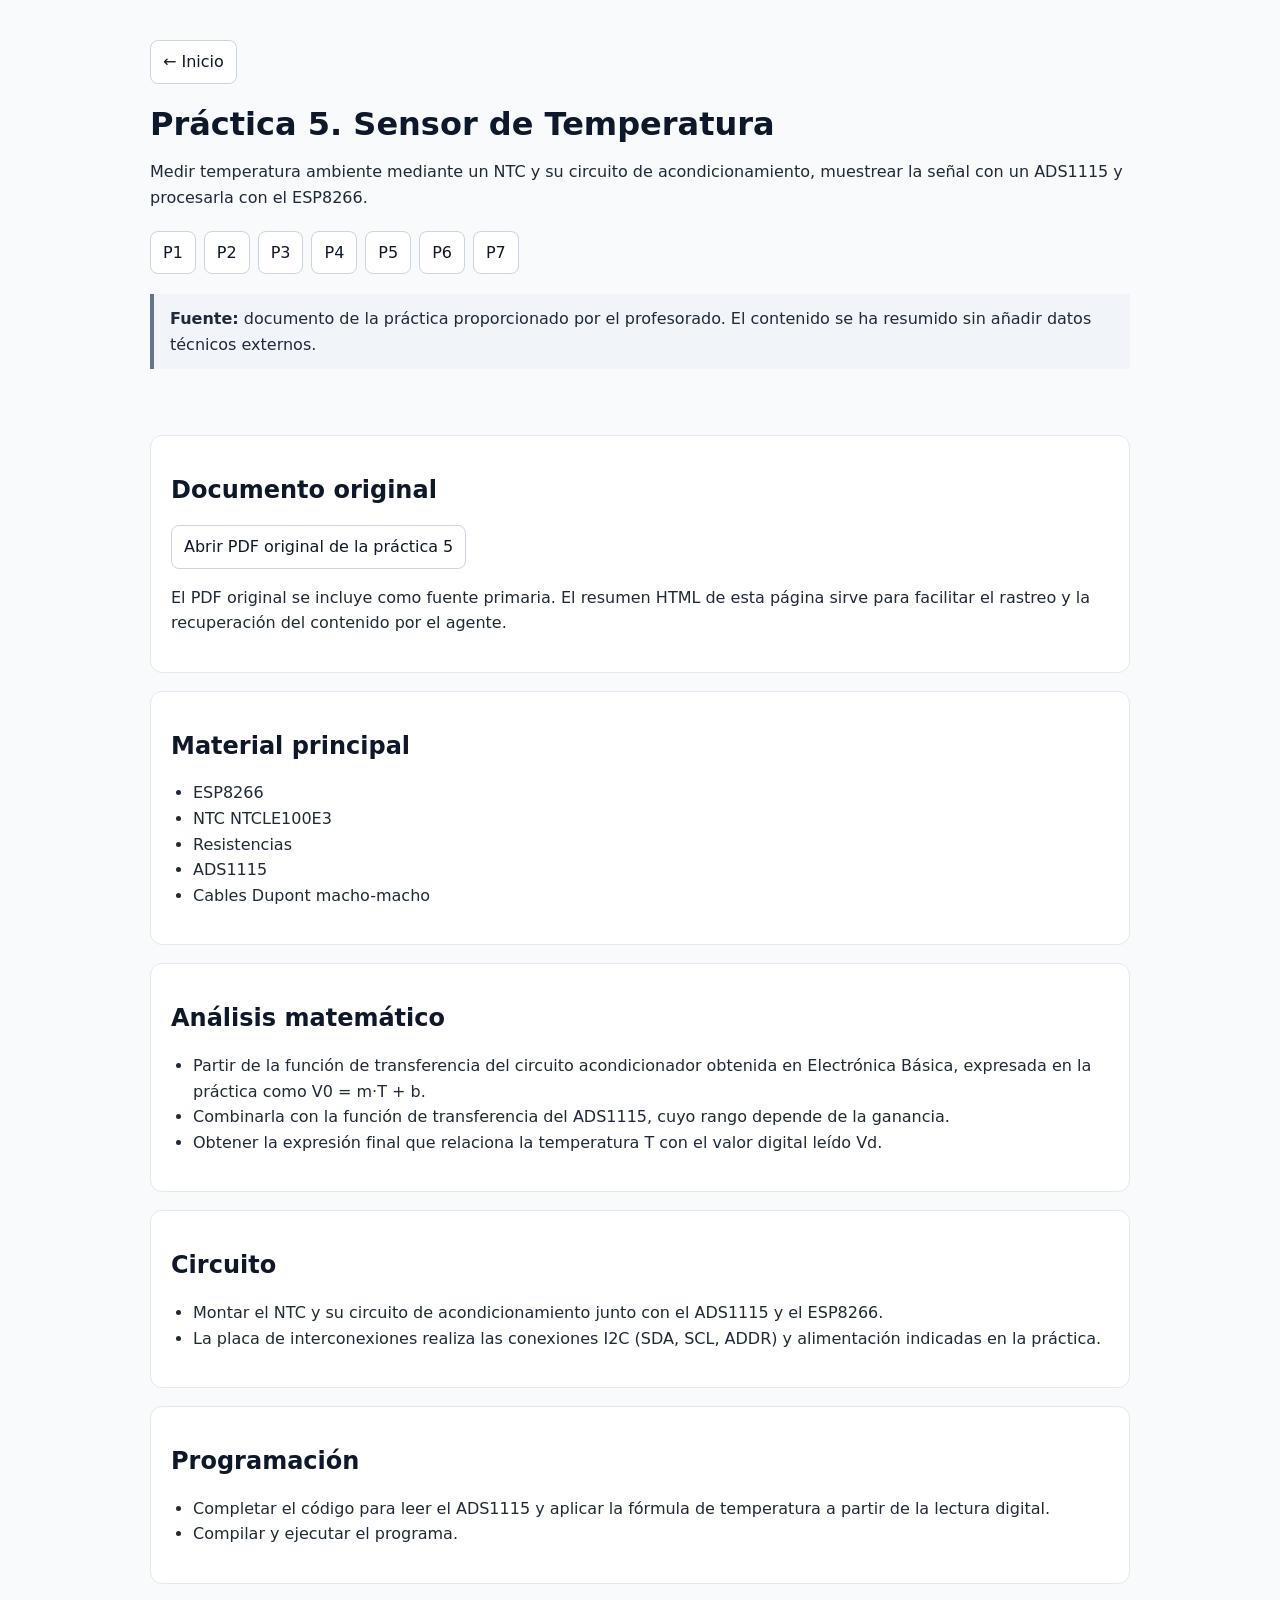
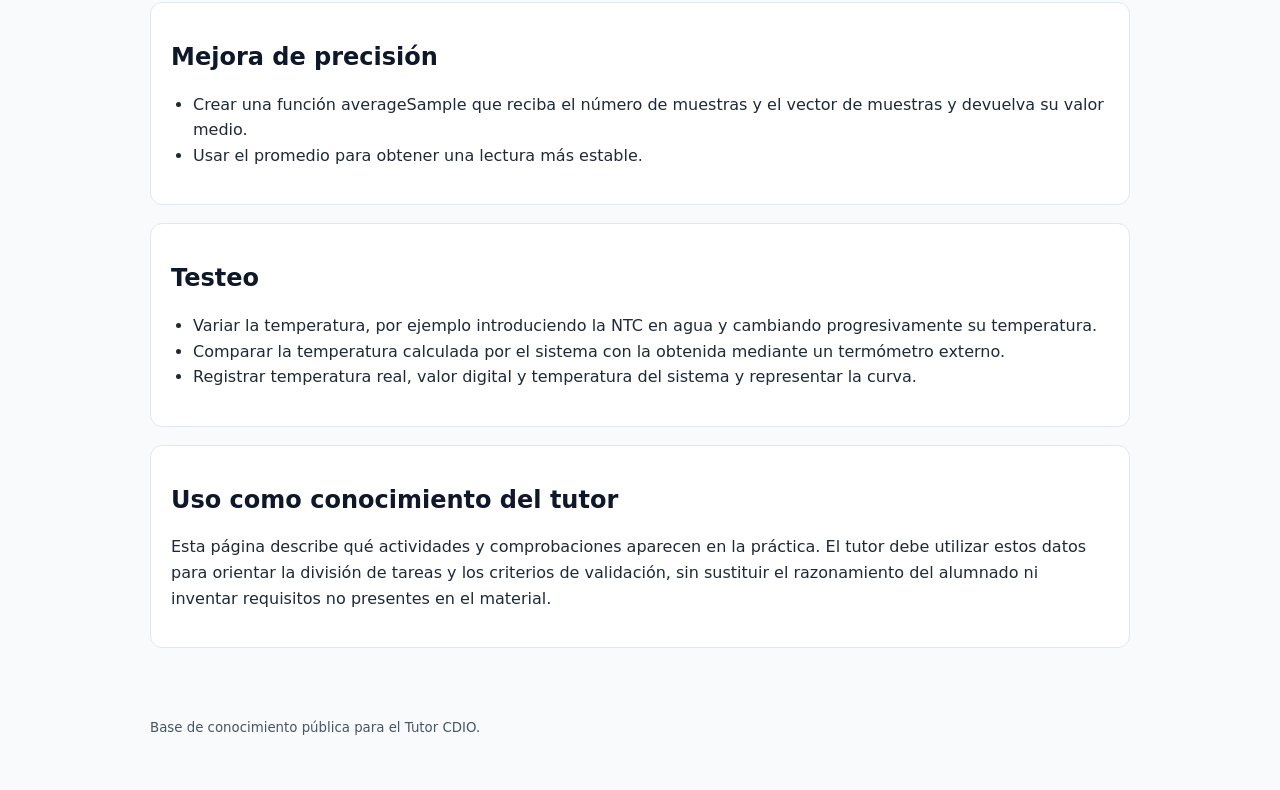
<file: practica5.html>
<!doctype html>
<html lang="es">
<head>
<meta charset="utf-8">
<meta name="viewport" content="width=device-width, initial-scale=1">
<title>Práctica 5. Sensor de Temperatura - Conocimiento CDIO</title>
<meta name="description" content="Resumen estructurado de Práctica 5. Sensor de Temperatura para el agente tutor CDIO.">
<link rel="stylesheet" href="styles.css">
</head>
<body>
<header>
<a class="button" href="index.html">← Inicio</a>
<h1>Práctica 5. Sensor de Temperatura</h1>
<p>Medir temperatura ambiente mediante un NTC y su circuito de acondicionamiento, muestrear la señal con un ADS1115 y procesarla con el ESP8266.</p>
<nav><a href="practica1.html">P1</a> <a href="practica2.html">P2</a> <a href="practica3.html">P3</a> <a href="practica4.html">P4</a> <a href="practica5.html">P5</a> <a href="practica6.html">P6</a> <a href="practica7.html">P7</a></nav>
<div class="note"><strong>Fuente:</strong> documento de la práctica proporcionado por el profesorado. El contenido se ha resumido sin añadir datos técnicos externos.</div>
</header>
<main>
<section>
<h2>Documento original</h2>
<p><a class="button" href="practica5.pdf">Abrir PDF original de la práctica 5</a></p>
<p>El PDF original se incluye como fuente primaria. El resumen HTML de esta página sirve para facilitar el rastreo y la recuperación del contenido por el agente.</p>
</section>
<section>
<h2>Material principal</h2>
<ul><li>ESP8266</li><li>NTC NTCLE100E3</li><li>Resistencias</li><li>ADS1115</li><li>Cables Dupont macho-macho</li></ul>
</section>
<section><h2>Análisis matemático</h2><ul><li>Partir de la función de transferencia del circuito acondicionador obtenida en Electrónica Básica, expresada en la práctica como V0 = m·T + b.</li><li>Combinarla con la función de transferencia del ADS1115, cuyo rango depende de la ganancia.</li><li>Obtener la expresión final que relaciona la temperatura T con el valor digital leído Vd.</li></ul></section><section><h2>Circuito</h2><ul><li>Montar el NTC y su circuito de acondicionamiento junto con el ADS1115 y el ESP8266.</li><li>La placa de interconexiones realiza las conexiones I2C (SDA, SCL, ADDR) y alimentación indicadas en la práctica.</li></ul></section><section><h2>Programación</h2><ul><li>Completar el código para leer el ADS1115 y aplicar la fórmula de temperatura a partir de la lectura digital.</li><li>Compilar y ejecutar el programa.</li></ul></section><section><h2>Mejora de precisión</h2><ul><li>Crear una función averageSample que reciba el número de muestras y el vector de muestras y devuelva su valor medio.</li><li>Usar el promedio para obtener una lectura más estable.</li></ul></section><section><h2>Testeo</h2><ul><li>Variar la temperatura, por ejemplo introduciendo la NTC en agua y cambiando progresivamente su temperatura.</li><li>Comparar la temperatura calculada por el sistema con la obtenida mediante un termómetro externo.</li><li>Registrar temperatura real, valor digital y temperatura del sistema y representar la curva.</li></ul></section>
<section>
<h2>Uso como conocimiento del tutor</h2>
<p>Esta página describe qué actividades y comprobaciones aparecen en la práctica. El tutor debe utilizar estos datos para orientar la división de tareas y los criterios de validación, sin sustituir el razonamiento del alumnado ni inventar requisitos no presentes en el material.</p>
</section>
</main>
<footer><small>Base de conocimiento pública para el Tutor CDIO.</small></footer>
</body>
</html>
</file>
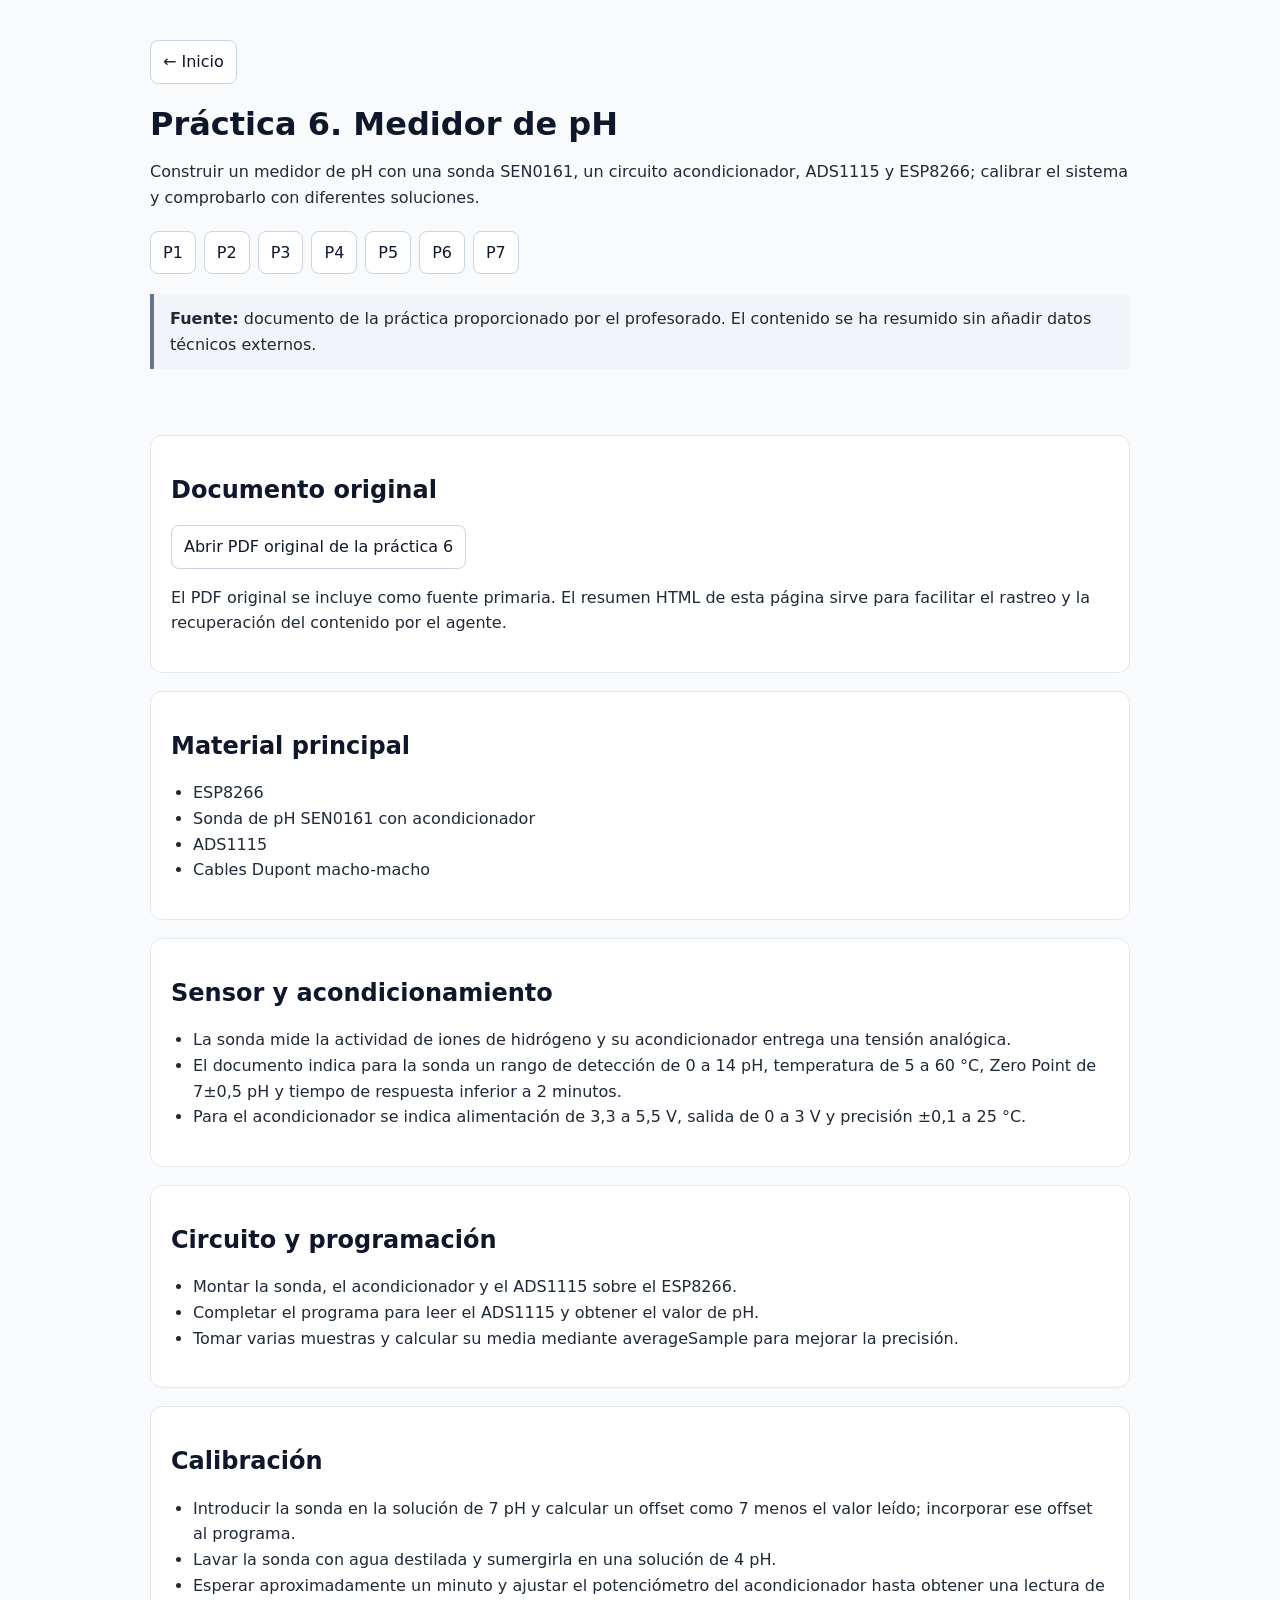
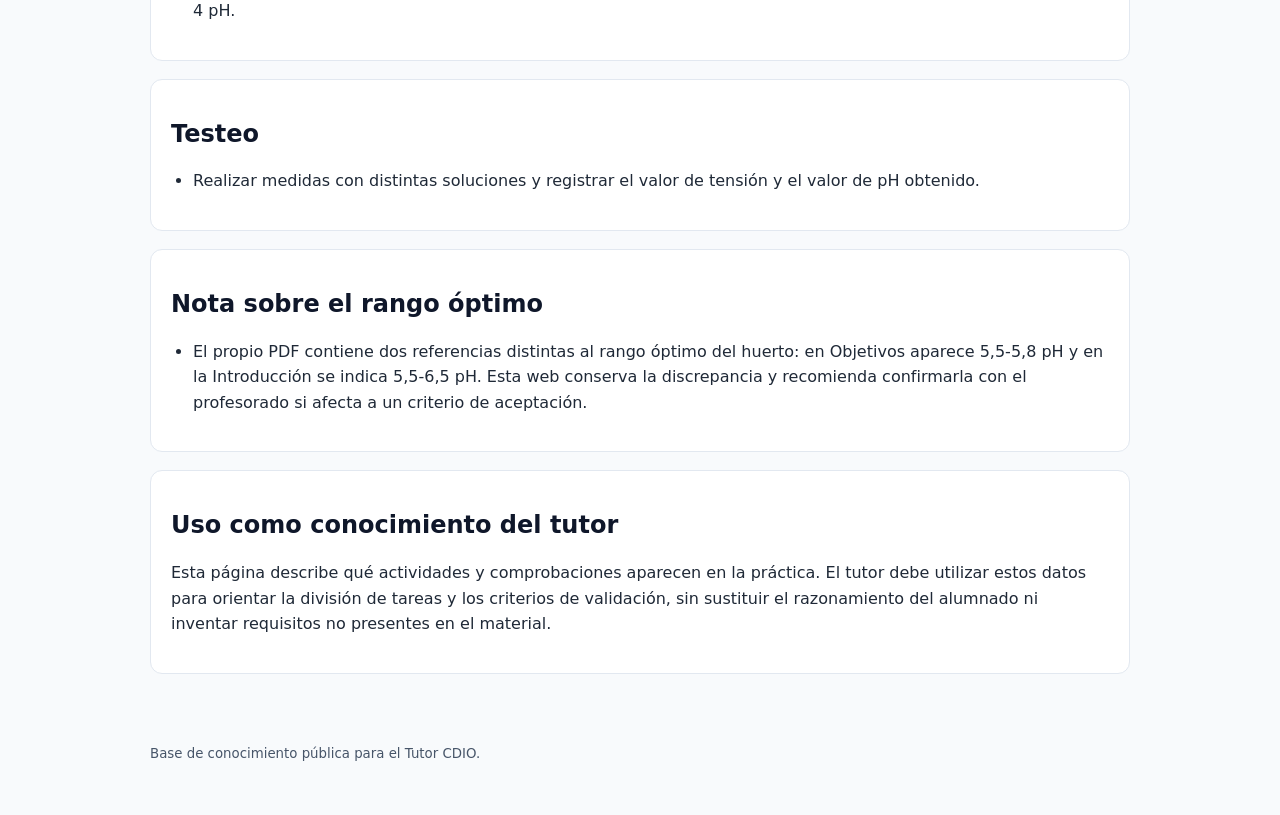
<file: practica6.html>
<!doctype html>
<html lang="es">
<head>
<meta charset="utf-8">
<meta name="viewport" content="width=device-width, initial-scale=1">
<title>Práctica 6. Medidor de pH - Conocimiento CDIO</title>
<meta name="description" content="Resumen estructurado de Práctica 6. Medidor de pH para el agente tutor CDIO.">
<link rel="stylesheet" href="styles.css">
</head>
<body>
<header>
<a class="button" href="index.html">← Inicio</a>
<h1>Práctica 6. Medidor de pH</h1>
<p>Construir un medidor de pH con una sonda SEN0161, un circuito acondicionador, ADS1115 y ESP8266; calibrar el sistema y comprobarlo con diferentes soluciones.</p>
<nav><a href="practica1.html">P1</a> <a href="practica2.html">P2</a> <a href="practica3.html">P3</a> <a href="practica4.html">P4</a> <a href="practica5.html">P5</a> <a href="practica6.html">P6</a> <a href="practica7.html">P7</a></nav>
<div class="note"><strong>Fuente:</strong> documento de la práctica proporcionado por el profesorado. El contenido se ha resumido sin añadir datos técnicos externos.</div>
</header>
<main>
<section>
<h2>Documento original</h2>
<p><a class="button" href="practica6.pdf">Abrir PDF original de la práctica 6</a></p>
<p>El PDF original se incluye como fuente primaria. El resumen HTML de esta página sirve para facilitar el rastreo y la recuperación del contenido por el agente.</p>
</section>
<section>
<h2>Material principal</h2>
<ul><li>ESP8266</li><li>Sonda de pH SEN0161 con acondicionador</li><li>ADS1115</li><li>Cables Dupont macho-macho</li></ul>
</section>
<section><h2>Sensor y acondicionamiento</h2><ul><li>La sonda mide la actividad de iones de hidrógeno y su acondicionador entrega una tensión analógica.</li><li>El documento indica para la sonda un rango de detección de 0 a 14 pH, temperatura de 5 a 60 °C, Zero Point de 7±0,5 pH y tiempo de respuesta inferior a 2 minutos.</li><li>Para el acondicionador se indica alimentación de 3,3 a 5,5 V, salida de 0 a 3 V y precisión ±0,1 a 25 °C.</li></ul></section><section><h2>Circuito y programación</h2><ul><li>Montar la sonda, el acondicionador y el ADS1115 sobre el ESP8266.</li><li>Completar el programa para leer el ADS1115 y obtener el valor de pH.</li><li>Tomar varias muestras y calcular su media mediante averageSample para mejorar la precisión.</li></ul></section><section><h2>Calibración</h2><ul><li>Introducir la sonda en la solución de 7 pH y calcular un offset como 7 menos el valor leído; incorporar ese offset al programa.</li><li>Lavar la sonda con agua destilada y sumergirla en una solución de 4 pH.</li><li>Esperar aproximadamente un minuto y ajustar el potenciómetro del acondicionador hasta obtener una lectura de 4 pH.</li></ul></section><section><h2>Testeo</h2><ul><li>Realizar medidas con distintas soluciones y registrar el valor de tensión y el valor de pH obtenido.</li></ul></section><section><h2>Nota sobre el rango óptimo</h2><ul><li>El propio PDF contiene dos referencias distintas al rango óptimo del huerto: en Objetivos aparece 5,5-5,8 pH y en la Introducción se indica 5,5-6,5 pH. Esta web conserva la discrepancia y recomienda confirmarla con el profesorado si afecta a un criterio de aceptación.</li></ul></section>
<section>
<h2>Uso como conocimiento del tutor</h2>
<p>Esta página describe qué actividades y comprobaciones aparecen en la práctica. El tutor debe utilizar estos datos para orientar la división de tareas y los criterios de validación, sin sustituir el razonamiento del alumnado ni inventar requisitos no presentes en el material.</p>
</section>
</main>
<footer><small>Base de conocimiento pública para el Tutor CDIO.</small></footer>
</body>
</html>
</file>
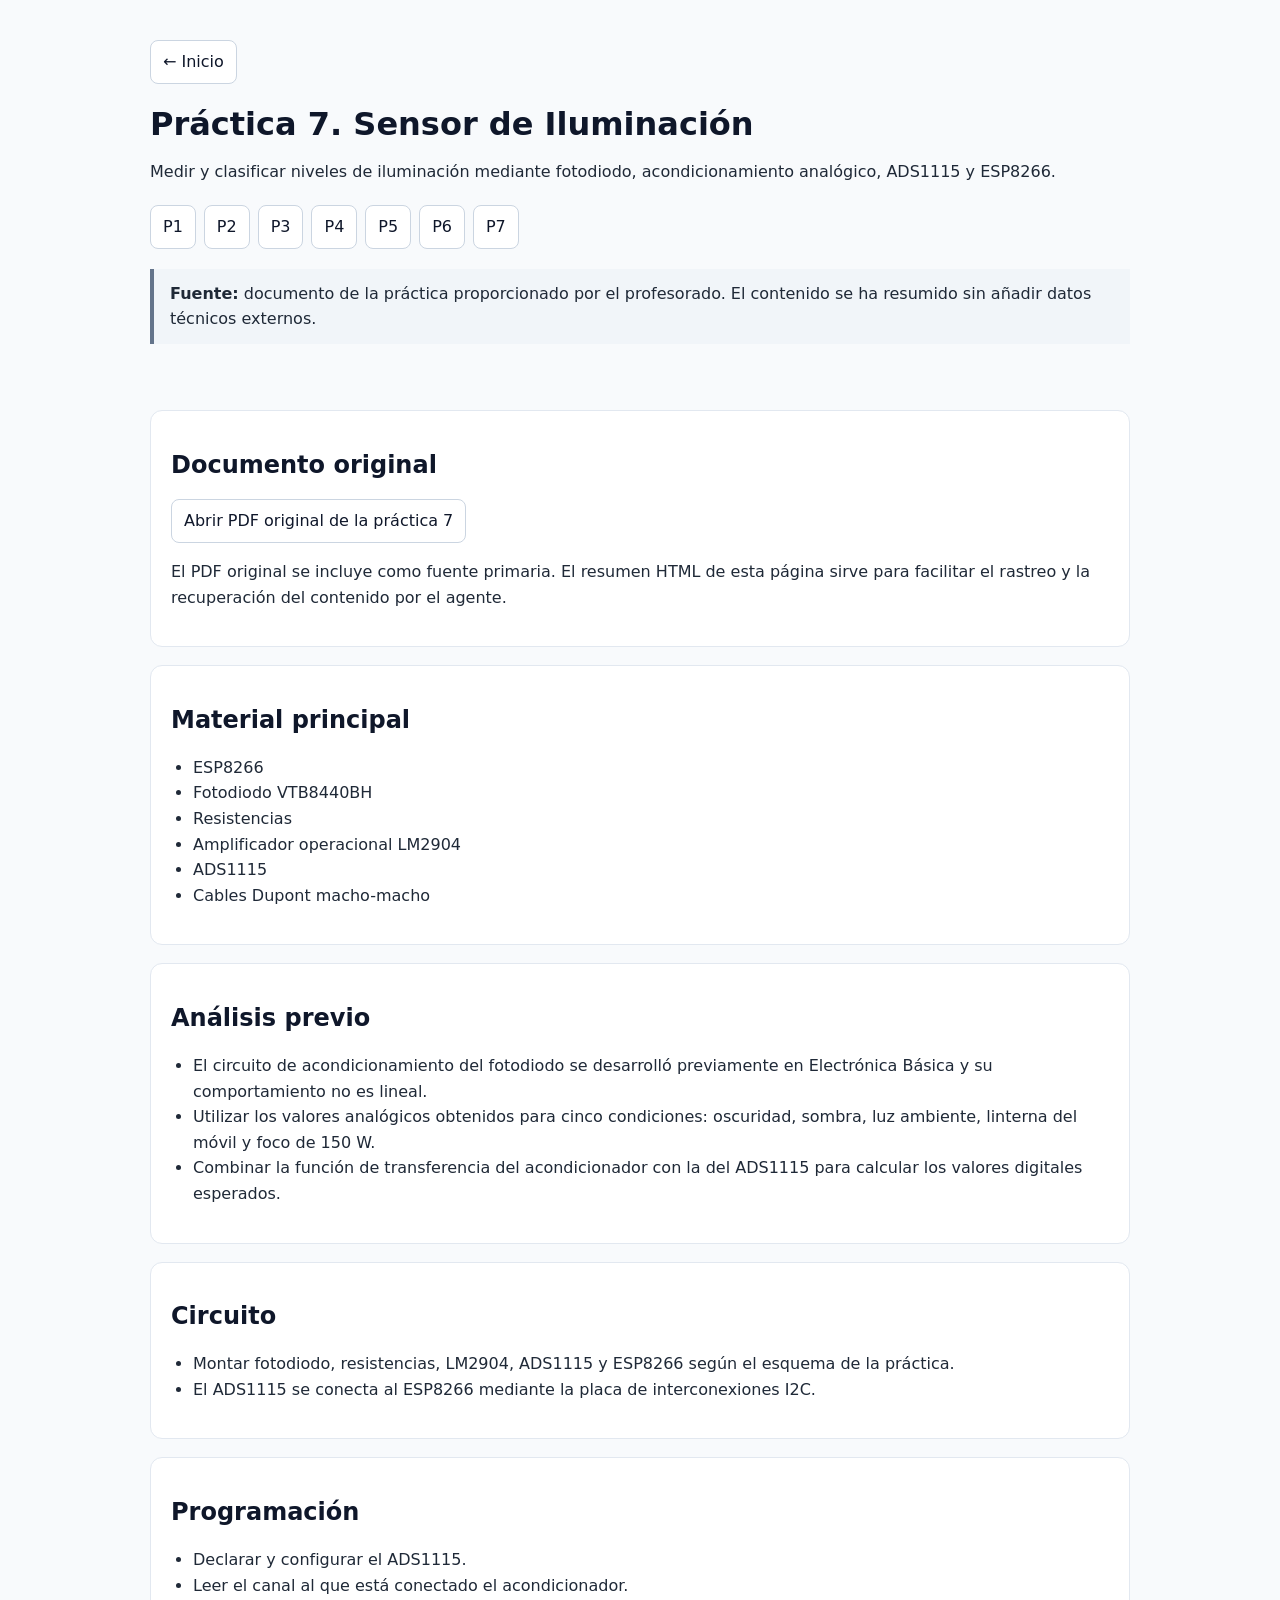
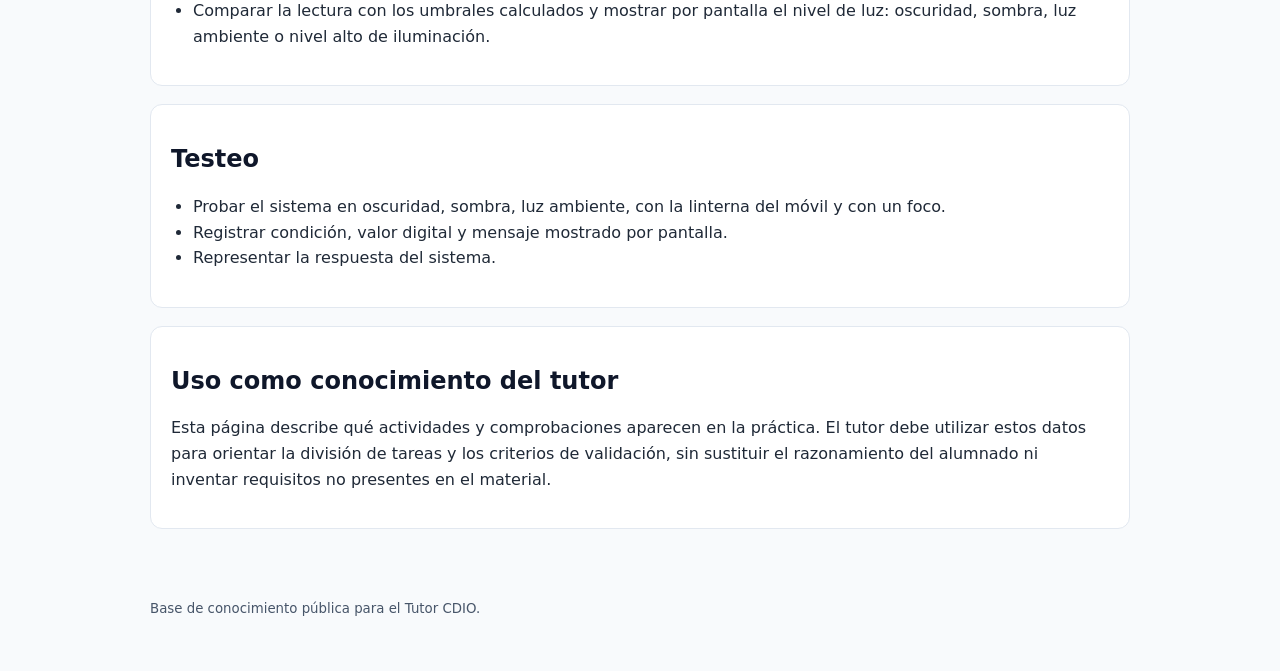
<file: practica7.html>
<!doctype html>
<html lang="es">
<head>
<meta charset="utf-8">
<meta name="viewport" content="width=device-width, initial-scale=1">
<title>Práctica 7. Sensor de Iluminación - Conocimiento CDIO</title>
<meta name="description" content="Resumen estructurado de Práctica 7. Sensor de Iluminación para el agente tutor CDIO.">
<link rel="stylesheet" href="styles.css">
</head>
<body>
<header>
<a class="button" href="index.html">← Inicio</a>
<h1>Práctica 7. Sensor de Iluminación</h1>
<p>Medir y clasificar niveles de iluminación mediante fotodiodo, acondicionamiento analógico, ADS1115 y ESP8266.</p>
<nav><a href="practica1.html">P1</a> <a href="practica2.html">P2</a> <a href="practica3.html">P3</a> <a href="practica4.html">P4</a> <a href="practica5.html">P5</a> <a href="practica6.html">P6</a> <a href="practica7.html">P7</a></nav>
<div class="note"><strong>Fuente:</strong> documento de la práctica proporcionado por el profesorado. El contenido se ha resumido sin añadir datos técnicos externos.</div>
</header>
<main>
<section>
<h2>Documento original</h2>
<p><a class="button" href="practica7.pdf">Abrir PDF original de la práctica 7</a></p>
<p>El PDF original se incluye como fuente primaria. El resumen HTML de esta página sirve para facilitar el rastreo y la recuperación del contenido por el agente.</p>
</section>
<section>
<h2>Material principal</h2>
<ul><li>ESP8266</li><li>Fotodiodo VTB8440BH</li><li>Resistencias</li><li>Amplificador operacional LM2904</li><li>ADS1115</li><li>Cables Dupont macho-macho</li></ul>
</section>
<section><h2>Análisis previo</h2><ul><li>El circuito de acondicionamiento del fotodiodo se desarrolló previamente en Electrónica Básica y su comportamiento no es lineal.</li><li>Utilizar los valores analógicos obtenidos para cinco condiciones: oscuridad, sombra, luz ambiente, linterna del móvil y foco de 150 W.</li><li>Combinar la función de transferencia del acondicionador con la del ADS1115 para calcular los valores digitales esperados.</li></ul></section><section><h2>Circuito</h2><ul><li>Montar fotodiodo, resistencias, LM2904, ADS1115 y ESP8266 según el esquema de la práctica.</li><li>El ADS1115 se conecta al ESP8266 mediante la placa de interconexiones I2C.</li></ul></section><section><h2>Programación</h2><ul><li>Declarar y configurar el ADS1115.</li><li>Leer el canal al que está conectado el acondicionador.</li><li>Comparar la lectura con los umbrales calculados y mostrar por pantalla el nivel de luz: oscuridad, sombra, luz ambiente o nivel alto de iluminación.</li></ul></section><section><h2>Testeo</h2><ul><li>Probar el sistema en oscuridad, sombra, luz ambiente, con la linterna del móvil y con un foco.</li><li>Registrar condición, valor digital y mensaje mostrado por pantalla.</li><li>Representar la respuesta del sistema.</li></ul></section>
<section>
<h2>Uso como conocimiento del tutor</h2>
<p>Esta página describe qué actividades y comprobaciones aparecen en la práctica. El tutor debe utilizar estos datos para orientar la división de tareas y los criterios de validación, sin sustituir el razonamiento del alumnado ni inventar requisitos no presentes en el material.</p>
</section>
</main>
<footer><small>Base de conocimiento pública para el Tutor CDIO.</small></footer>
</body>
</html>
</file>
<file: styles.css>
:root {
  font-family: system-ui, -apple-system, BlinkMacSystemFont, "Segoe UI", sans-serif;
  color: #1f2937;
  background: #f8fafc;
}
body { margin: 0; line-height: 1.6; }
main, header, footer { max-width: 980px; margin: 0 auto; padding: 24px; }
header { padding-top: 40px; }
h1, h2, h3 { line-height: 1.2; color: #0f172a; }
h1 { margin-bottom: 8px; }
nav { display: flex; flex-wrap: wrap; gap: 8px; margin: 20px 0; }
nav a, .button {
  display: inline-block; padding: 8px 12px; border: 1px solid #cbd5e1;
  border-radius: 8px; text-decoration: none; color: #0f172a; background: white;
}
section {
  background: white; border: 1px solid #e2e8f0; border-radius: 12px;
  padding: 20px; margin: 18px 0;
}
.note { background: #f1f5f9; border-left: 4px solid #64748b; padding: 12px 16px; }
.warning { background: #fff7ed; border-left: 4px solid #f97316; padding: 12px 16px; }
ul { padding-left: 22px; }
table { border-collapse: collapse; width: 100%; }
th, td { border: 1px solid #cbd5e1; padding: 8px; text-align: left; vertical-align: top; }
small { color: #475569; }
footer { color: #475569; padding-bottom: 50px; }
code { background: #f1f5f9; padding: 2px 5px; border-radius: 4px; }
</file>
